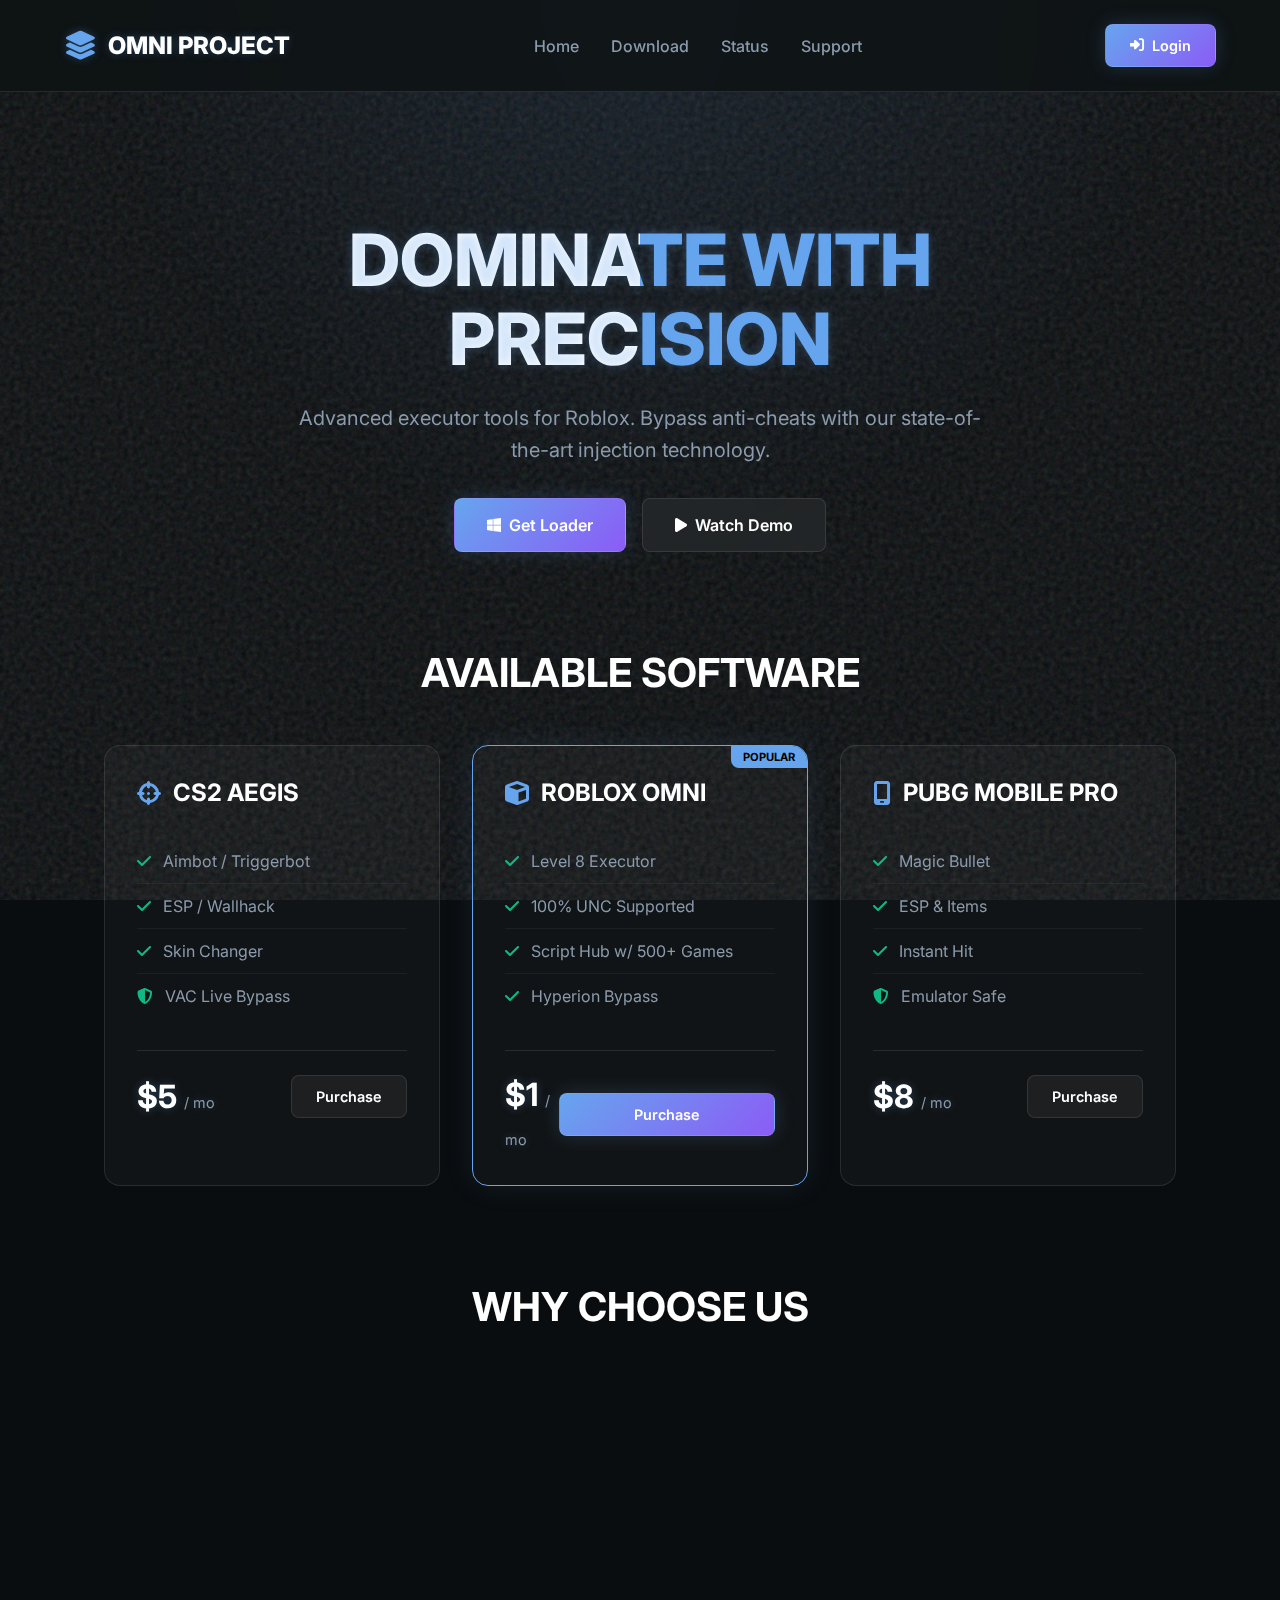
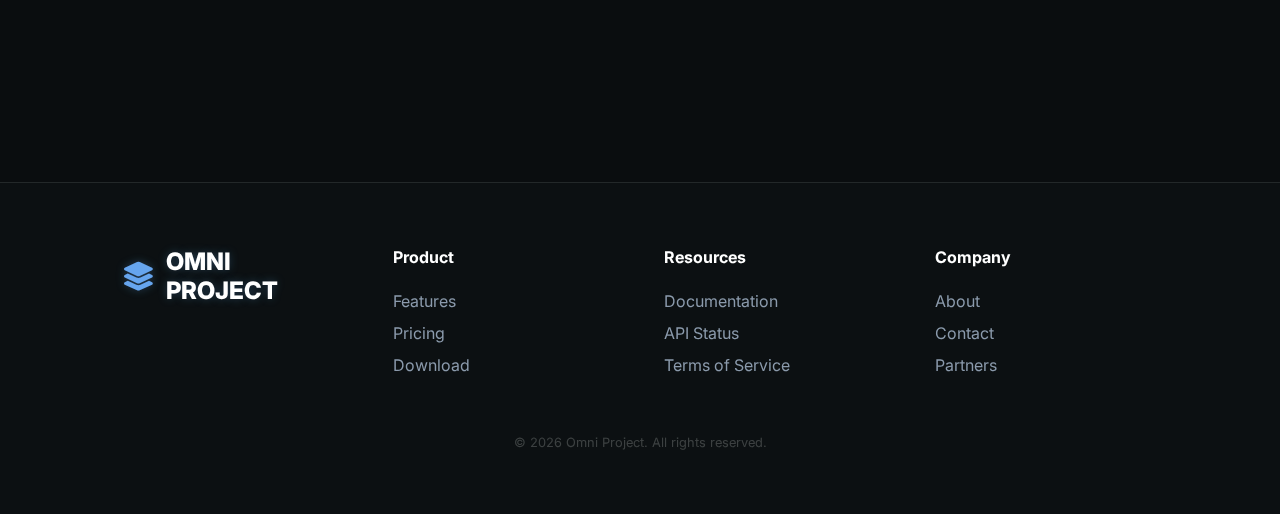
<file: index.html>
<!DOCTYPE html>
<html lang="en">

<head>
    <meta charset="UTF-8">
    <meta name="viewport" content="width=device-width, initial-scale=1.0">
    <title>OMNI PROJECT - Ultimate Roblox Software</title>
    <!-- Fonts -->
    <link rel="preconnect" href="https://fonts.googleapis.com">
    <link rel="preconnect" href="https://fonts.gstatic.com" crossorigin>
    <link href="https://fonts.googleapis.com/css2?family=Inter:wght@300;400;500;600;700;800&display=swap"
        rel="stylesheet">
    <!-- Font Awesome -->
    <link rel="stylesheet" href="https://cdnjs.cloudflare.com/ajax/libs/font-awesome/6.4.0/css/all.min.css">
    <!-- Main Styles -->
    <link rel="stylesheet" href="style.css">
    <!-- Favicon -->
    <link rel="icon" href="favicon.ico" type="image/x-icon">
</head>

<body>
    <!-- Background Effects -->
    <div class="bg-noise"></div>
    <div class="bg-rays"></div>
    <div class="bg-mouse-glow"></div>

    <!-- Header -->
    <header>
        <div class="logo">
            <i class="fa-solid fa-layer-group"></i>
            <span>OMNI PROJECT</span>
        </div>
        <nav>
            <ul>
                <li><a href="/">Home</a></li>
                <li><a href="/download">Download</a></li>
                <li><a href="http://omnihubik.mooo.com/status" target="_blank">Status</a></li>
                <li><a href="https://discord.gg/4NDBJasN" target="_blank">Support</a></li>
            </ul>
        </nav>
        <div class="auth-buttons">
            <!-- Dynamically updated by JS -->
            <a href="/login" class="btn btn-fill" id="headerAuthBtn">
                <i class="fa-solid fa-right-to-bracket"></i> <span>Login</span>
            </a>
            <div class="user-avatar" id="userAvatar" style="display: none;">?</div>
        </div>
    </header>

    <!-- Hero Section -->
    <section class="hero">
        <h1>DOMINATE WITH <br><span style="color: var(--accent);">PRECISION</span></h1>
        <p>Advanced executor tools for Roblox. Bypass anti-cheats with our state-of-the-art injection technology.</p>

        <div style="display: flex; gap: 1rem; justify-content: center; margin-top: 2rem;">
            <a href="/download" class="btn btn-fill" style="padding: 1rem 2rem; font-size: 1rem;">
                <i class="fa-brands fa-windows"></i> Get Loader
            </a>
            <a href="https://www.youtube.com/watch?v=dQw4w9WgXcQ" target="_blank" class="btn btn-blur"
                style="padding: 1rem 2rem; font-size: 1rem;">
                <i class="fa-solid fa-play"></i> Watch Demo
            </a>
        </div>
    </section>

    <!-- Products Grid -->
    <div class="container">
        <h2 class="section-title">AVAILABLE SOFTWARE</h2>
        <div class="grid-3">
            <!-- CS2 Card -->
            <div class="card">
                <h3><i class="fa-solid fa-crosshairs"></i> CS2 AEGIS</h3>
                <ul class="feature-list">
                    <li><i class="fa-solid fa-check"></i> Aimbot / Triggerbot</li>
                    <li><i class="fa-solid fa-check"></i> ESP / Wallhack</li>
                    <li><i class="fa-solid fa-check"></i> Skin Changer</li>
                    <li><i class="fa-solid fa-shield-halved"></i> VAC Live Bypass</li>
                </ul>
                <div class="price-tag">
                    <span class="price-val">$5 <span
                            style="font-size: 0.9rem; color: var(--text-secondary); font-weight: 400;">/
                            mo</span></span>
                    <button class="btn btn-blur">Purchase</button>
                </div>
            </div>

            <!-- Roblox Card -->
            <div class="card" style="border-color: var(--accent); box-shadow: 0 0 30px rgba(102, 165, 238, 0.1);">
                <div
                    style="position: absolute; top: 0; right: 0; background: var(--accent); color: #000; padding: 4px 12px; font-weight: 700; font-size: 0.7rem; border-bottom-left-radius: 8px;">
                    POPULAR</div>
                <h3><i class="fa-solid fa-cube"></i> ROBLOX OMNI</h3>
                <ul class="feature-list">
                    <li><i class="fa-solid fa-check"></i> Level 8 Executor</li>
                    <li><i class="fa-solid fa-check"></i> 100% UNC Supported</li>
                    <li><i class="fa-solid fa-check"></i> Script Hub w/ 500+ Games</li>
                    <li><i class="fa-solid fa-check"></i> Hyperion Bypass</li>
                </ul>
                <div class="price-tag">
                    <span class="price-val">$1 <span
                            style="font-size: 0.9rem; color: var(--text-secondary); font-weight: 400;">/
                            mo</span></span>
                    <button class="btn btn-fill" style="width: 100%;">Purchase</button>
                </div>
            </div>

            <!-- PUBG Mobile Card -->
            <div class="card">
                <h3><i class="fa-solid fa-mobile-screen"></i> PUBG MOBILE PRO</h3>
                <ul class="feature-list">
                    <li><i class="fa-solid fa-check"></i> Magic Bullet</li>
                    <li><i class="fa-solid fa-check"></i> ESP & Items</li>
                    <li><i class="fa-solid fa-check"></i> Instant Hit</li>
                    <li><i class="fa-solid fa-shield-halved"></i> Emulator Safe</li>
                </ul>
                <div class="price-tag">
                    <span class="price-val">$8 <span
                            style="font-size: 0.9rem; color: var(--text-secondary); font-weight: 400;">/
                            mo</span></span>
                    <button class="btn btn-blur">Purchase</button>
                </div>
            </div>
        </div>
    </div>

    <!-- Advantages -->
    <div class="container" style="margin-top: 6rem; text-align: center;">
        <h2 class="section-title">WHY CHOOSE US</h2>
        <div class="grid-3">
            <div class="card" style="align-items: center; text-align: center; padding: 3rem 2rem;">
                <i class="fa-solid fa-fingerprint"
                    style="font-size: 2.5rem; color: var(--accent); margin-bottom: 1.5rem;"></i>
                <h3 style="justify-content: center;">Unique Builds</h3>
                <p style="color: var(--text-secondary);">Every user receives a unique, polymorphic build to prevent
                    signature detection.</p>
            </div>
            <div class="card" style="align-items: center; text-align: center; padding: 3rem 2rem;">
                <i class="fa-solid fa-bolt" style="font-size: 2.5rem; color: var(--accent); margin-bottom: 1.5rem;"></i>
                <h3 style="justify-content: center;">Instant Updates</h3>
                <p style="color: var(--text-secondary);">Updates are delivered automatically via our cloud loader within
                    minutes of game patches.</p>
            </div>
            <div class="card" style="align-items: center; text-align: center; padding: 3rem 2rem;">
                <i class="fa-solid fa-headset"
                    style="font-size: 2.5rem; color: var(--accent); margin-bottom: 1.5rem;"></i>
                <h3 style="justify-content: center;">24/7 Support</h3>
                <p style="color: var(--text-secondary);">Our team is always online to assist with setup, configuration,
                    and troubleshooting.</p>
            </div>
        </div>
    </div>

    <!-- Footer -->
    <footer>
        <div class="container">
            <div class="footer-grid">
                <div>
                    <div class="logo" style="margin-bottom: 1rem;">
                        <i class="fa-solid fa-layer-group"></i>
                        <span>OMNI PROJECT</span>
                    </div>
                </div>
                <div>
                    <h4>Product</h4>
                    <ul class="footer-links">
                        <li><a href="#">Features</a></li>
                        <li><a href="#">Pricing</a></li>
                        <li><a href="/download">Download</a></li>
                    </ul>
                </div>
                <div>
                    <h4>Resources</h4>
                    <ul class="footer-links">
                        <li><a href="#">Documentation</a></li>
                        <li><a href="http://omnihubik.mooo.com/status" target="_blank">API Status</a></li>
                        <li><a href="#">Terms of Service</a></li>
                    </ul>
                </div>
                <div>
                    <h4>Company</h4>
                    <ul class="footer-links">
                        <li><a href="#">About</a></li>
                        <li><a href="https://discord.gg/4NDBJasN" target="_blank">Contact</a></li>
                        <li><a href="#">Partners</a></li>
                    </ul>
                </div>
            </div>
            <div style="margin-top: 3rem; text-align: center; color: rgba(255,255,255,0.2); font-size: 0.8rem;">
                &copy; 2026 Omni Project. All rights reserved.
            </div>
        </div>
    </footer>

    <!-- Profile Modal -->
    <div class="modal" id="profileModal">
        <div class="profile-modal-content">
            <div class="profile-header">
                <button class="close-modal" id="closeProfileModal"
                    style="position: absolute; top: 1rem; right: 1rem; background: none; border: none; color: white; cursor: pointer; font-size: 1.2rem;">&times;</button>
                <div class="profile-avatar-large" id="profAvatar">U</div>
                <div class="profile-info">
                    <h3 id="profUsername">Username</h3>
                    <div class="status-badge" id="profBadge">Active User</div>
                </div>
            </div>
            <div class="dashboard-body">
                <div class="dashboard-grid">
                    <div class="stat-card">
                        <span>Subscription</span>
                        <strong id="profSubDays">Standard</strong>
                    </div>
                    <div class="stat-card">
                        <span>HWID Status</span>
                        <strong id="profHwid" style="color: #4ade80;">Linked</strong>
                    </div>
                    <div class="stat-card">
                        <span>Balance</span>
                        <strong>$0.00</strong>
                    </div>
                    <div class="stat-card">
                        <span>UID</span>
                        <strong id="profUid">#0000</strong>
                    </div>
                </div>

                <div class="action-row">
                    <button class="btn btn-blur" onclick="alert('HWID Reset Request Sent')">
                        <i class="fa-solid fa-microchip"></i> Reset HWID
                    </button>
                    <button class="btn btn-blur" onclick="window.open('https://discord.gg/4NDBJasN', '_blank')">
                        <i class="fa-brands fa-discord"></i> Discord
                    </button>
                    <button class="btn btn-blur" id="btnAdminPanel"
                        style="display: none; border-color: rgba(255, 77, 77, 0.3);">
                        <i class="fa-solid fa-user-shield"></i> Admin
                    </button>
                    <button class="btn btn-fill" onclick="logout()" style="background: #2a2d30; color: #ff4d4d;">
                        <i class="fa-solid fa-right-from-bracket"></i> Logout
                    </button>
                </div>
            </div>
        </div>
    </div>

    <!-- Admin Modal -->
    <div class="modal" id="adminModal">
        <div class="profile-modal-content" style="max-width: 900px;">
            <div class="admin-header">
                <h2><i class="fa-solid fa-shield-halved"></i> Admin Control Panel</h2>
                <button class="close-modal-admin" id="closeAdminModal">&times;</button>
            </div>

            <div class="admin-body">
                <!-- Tabs -->
                <div
                    style="display: flex; gap: 1rem; margin-bottom: 1.5rem; border-bottom: 1px solid var(--border); padding-bottom: 1rem;">
                    <button class="btn btn-fill" id="tabUsersBtn"
                        style="padding: 0.5rem 1rem; font-size: 0.8rem;">Users</button>
                    <button class="btn btn-blur" id="tabIpsBtn" style="padding: 0.5rem 1rem; font-size: 0.8rem;">Blocked
                        IPs</button>
                </div>

                <!-- Stats Row -->
                <div class="admin-stats">
                    <div class="a-stat">
                        <h3>Total Users</h3>
                        <span id="admTotalUsers">0</span>
                    </div>
                    <div class="a-stat">
                        <h3>Banned Users</h3>
                        <span id="admBannedUsers" style="color: #ff4d4d;">0</span>
                    </div>
                    <div class="a-stat">
                        <h3>Blocked IPs</h3>
                        <span id="admBlockedIpsCount" style="color: #ff4d4d;">0</span>
                    </div>
                </div>

                <!-- Users Section -->
                <div id="adminUsersSection">
                    <div class="admin-controls">
                        <button class="btn btn-fill" id="refreshAdminBtn"><i class="fa-solid fa-rotate"></i>
                            Refresh</button>
                        <input type="text" id="adminSearch" placeholder="Search username/IP..." class="admin-search">
                    </div>
                    <div class="admin-table-wrapper">
                        <table class="admin-table">
                            <thead>
                                <tr>
                                    <th>ID</th>
                                    <th>Username</th>
                                    <th>IP Address</th>
                                    <th>Role</th>
                                    <th>Status</th>
                                    <th>Action</th>
                                </tr>
                            </thead>
                            <tbody id="adminUserList"></tbody>
                        </table>
                    </div>
                </div>

                <!-- IPs Section (Hidden by default) -->
                <div id="adminIpsSection" style="display: none;">
                    <div class="admin-controls">
                        <input type="text" id="ipInput" placeholder="Enter IP to ban..." class="admin-search">
                        <button class="btn btn-fill" id="banIpBtn" style="background: #ff4d4d; color: white;">Ban
                            IP</button>
                    </div>
                    <div class="admin-table-wrapper">
                        <table class="admin-table">
                            <thead>
                                <tr>
                                    <th>IP Address</th>
                                    <th>Date Banned</th>
                                    <th>Action</th>
                                </tr>
                            </thead>
                            <tbody id="adminIpList"></tbody>
                        </table>
                    </div>
                </div>
            </div>
        </div>
    </div>

    <!-- Main Logic -->
    <script src="script.js"></script>
</body>
</html>
</file>
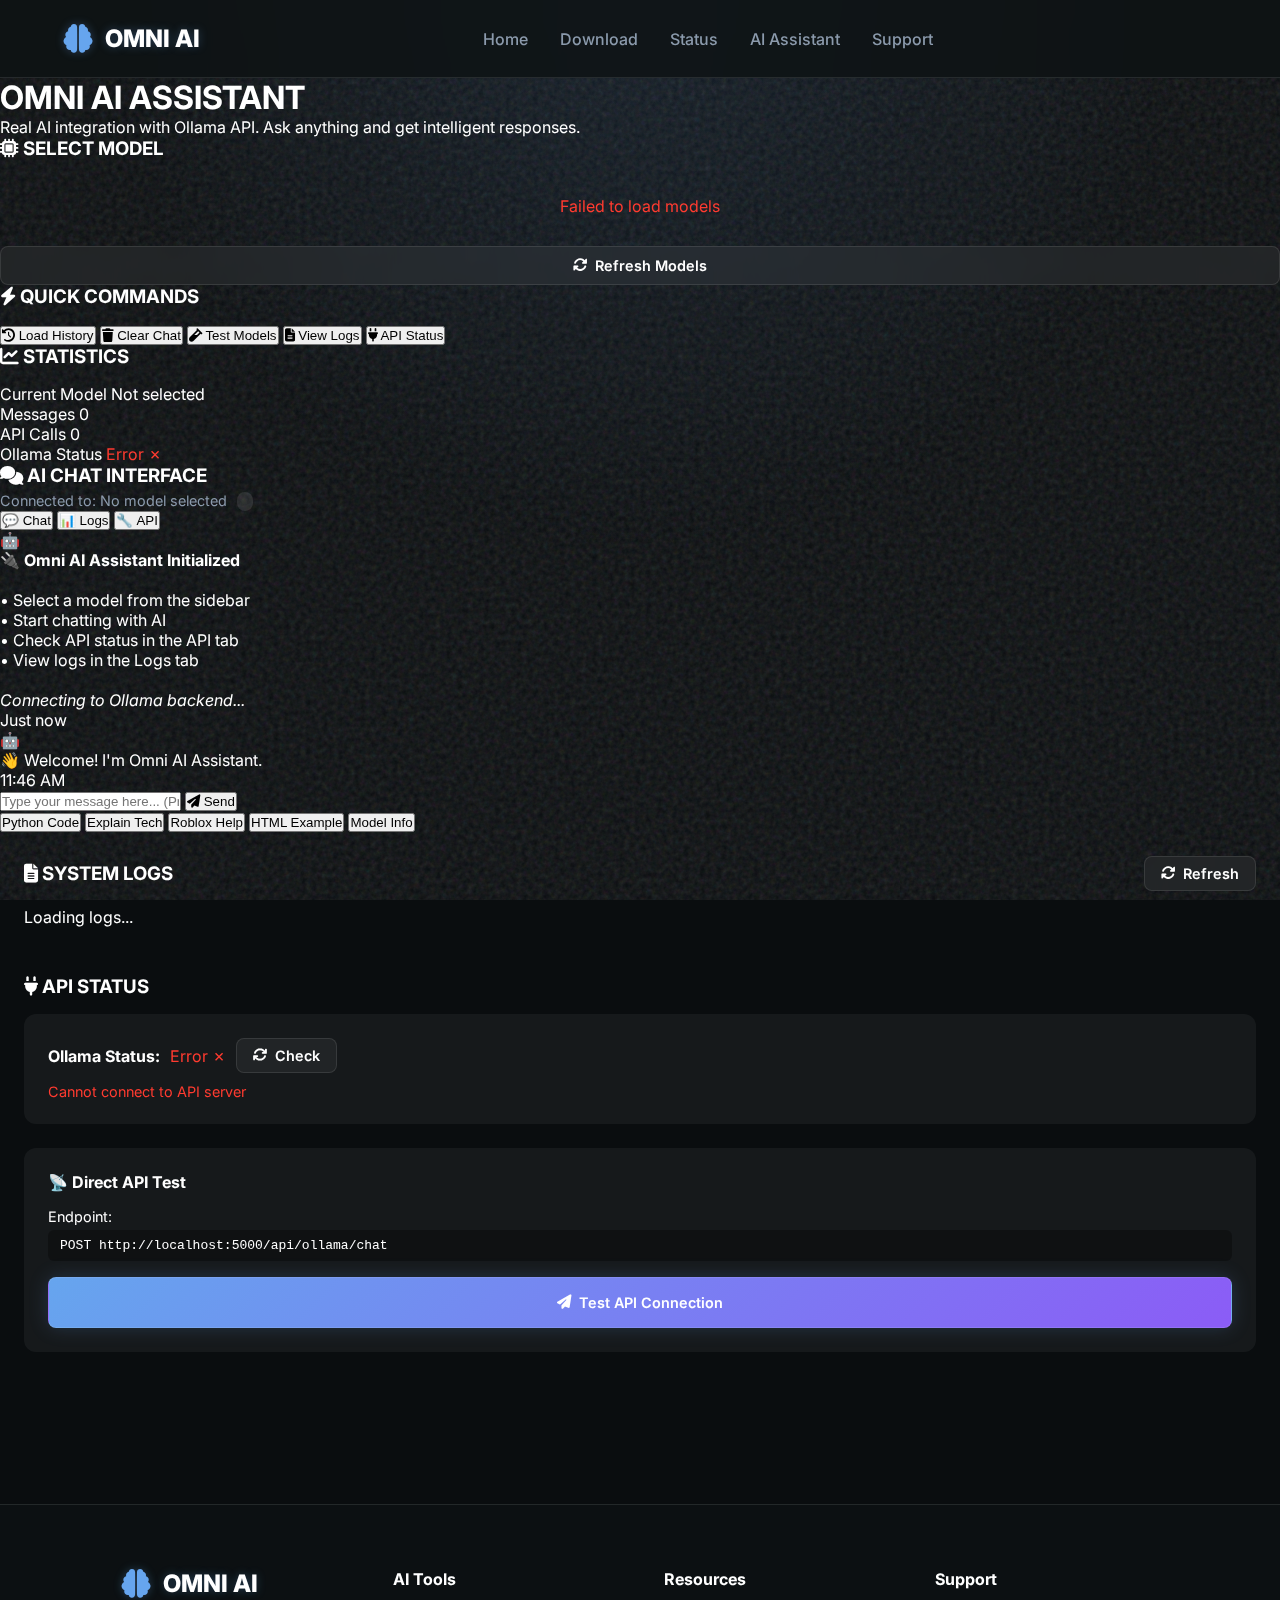
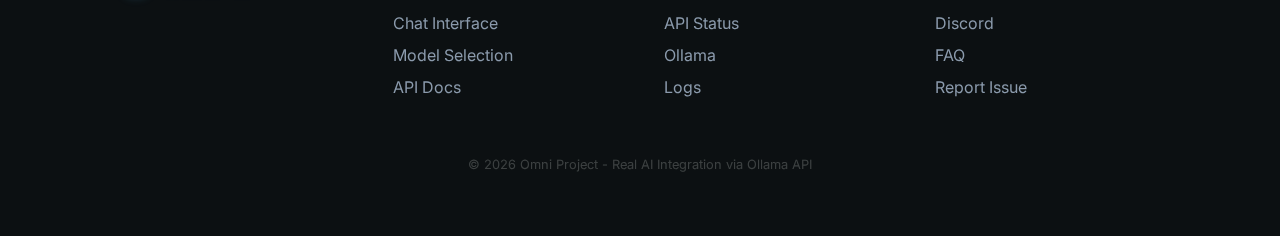
<file: ai/index.html>
<!DOCTYPE html>
<html lang="en">
<head>
    <meta charset="UTF-8">
    <meta name="viewport" content="width=device-width, initial-scale=1.0">
    <title>OMNI AI - Ultimate AI Assistant</title>
    <link rel="preconnect" href="https://fonts.googleapis.com">
    <link rel="preconnect" href="https://fonts.gstatic.com" crossorigin>
    <link href="https://fonts.googleapis.com/css2?family=Inter:wght@300;400;500;600;700;800&display=swap" rel="stylesheet">
    <link rel="stylesheet" href="https://cdnjs.cloudflare.com/ajax/libs/font-awesome/6.4.0/css/all.min.css">
    <link rel="stylesheet" href="/style.css">
    <style>
        /* Стили как в предыдущем коде... */
        /* (оставь все стили из предыдущего ответа) */
    </style>
</head>
<body>
    <!-- Background Effects -->
    <div class="bg-noise"></div>
    <div class="bg-rays"></div>
    <div class="bg-mouse-glow"></div>

    <!-- Header -->
    <header>
        <div class="logo">
            <i class="fa-solid fa-brain"></i>
            <span>OMNI AI</span>
        </div>
        <nav>
            <ul>
                <li><a href="/">Home</a></li>
                <li><a href="/download">Download</a></li>
                <li><a href="/status">Status</a></li>
                <li><a href="/ai" class="active">AI Assistant</a></li>
                <li><a href="https://discord.gg/4NDBJasN" target="_blank">Support</a></li>
            </ul>
        </nav>
        <div class="auth-buttons">
            <div class="user-avatar" id="userAvatar" style="display: none;" onclick="showProfile()">U</div>
            <div id="userInfo" style="display: none; color: var(--text-secondary); font-size: 0.9rem;">
                <span id="currentUser"></span>
            </div>
        </div>
    </header>

    <!-- Main AI Interface -->
    <div class="ai-container">
        <div class="ai-header">
            <h1>OMNI AI ASSISTANT</h1>
            <p>Real AI integration with Ollama API. Ask anything and get intelligent responses.</p>
        </div>

        <div class="ai-main-grid">
            <!-- Sidebar -->
            <div class="ai-sidebar">
                <div class="ai-model-section">
                    <h3 style="margin-bottom: 1rem;"><i class="fa-solid fa-microchip"></i> SELECT MODEL</h3>
                    <div class="ai-model-list" id="modelList">
                        <div class="loading">Loading models...</div>
                    </div>
                    <button class="btn btn-blur" onclick="loadModels()" style="width: 100%; margin-top: 10px; padding: 10px;">
                        <i class="fa-solid fa-rotate"></i> Refresh Models
                    </button>
                </div>

                <div class="ai-commands-section">
                    <h3 style="margin-bottom: 1rem;"><i class="fa-solid fa-bolt"></i> QUICK COMMANDS</h3>
                    <button class="ai-command-btn" onclick="loadChatHistory()">
                        <i class="fa-solid fa-history"></i> Load History
                    </button>
                    <button class="ai-command-btn" onclick="clearChat()">
                        <i class="fa-solid fa-trash"></i> Clear Chat
                    </button>
                    <button class="ai-command-btn" onclick="checkAllModels()">
                        <i class="fa-solid fa-vial"></i> Test Models
                    </button>
                    <button class="ai-command-btn" onclick="showLogsTab()">
                        <i class="fa-solid fa-file-lines"></i> View Logs
                    </button>
                    <button class="ai-command-btn" onclick="showAPITab()">
                        <i class="fa-solid fa-plug"></i> API Status
                    </button>
                </div>

                <div class="ai-stats">
                    <h3 style="margin-bottom: 1rem;"><i class="fa-solid fa-chart-line"></i> STATISTICS</h3>
                    <div class="ai-stat-item">
                        <span>Current Model</span>
                        <span id="currentModelStat">Not selected</span>
                    </div>
                    <div class="ai-stat-item">
                        <span>Messages</span>
                        <span id="messageCount">0</span>
                    </div>
                    <div class="ai-stat-item">
                        <span>API Calls</span>
                        <span id="apiCallCount">0</span>
                    </div>
                    <div class="ai-stat-item">
                        <span>Ollama Status</span>
                        <span id="ollamaStatusText" style="color: #f59e0b;">Checking...</span>
                    </div>
                </div>
            </div>

            <!-- Main Chat -->
            <div class="ai-chat-container">
                <div class="ai-chat-header">
                    <h3><i class="fa-solid fa-comments"></i> AI CHAT INTERFACE</h3>
                    <div style="font-size: 0.9rem; color: var(--text-secondary); margin-top: 5px;">
                        Connected to: <span id="currentModelLabel">No model selected</span>
                        <span id="modelStatusBadge" style="margin-left: 10px; font-size: 0.8rem; padding: 2px 8px; border-radius: 10px; background: rgba(255,255,255,0.1);"></span>
                    </div>
                </div>

                <!-- Tabs -->
                <div class="ai-tab-bar">
                    <button class="ai-tab active" onclick="switchTab('chat')">💬 Chat</button>
                    <button class="ai-tab" onclick="switchTab('logs')">📊 Logs</button>
                    <button class="ai-tab" onclick="switchTab('api')">🔧 API</button>
                </div>

                <!-- Chat Tab -->
                <div class="ai-tab-content active" id="chatTab">
                    <div class="ai-chat-messages" id="chatMessages">
                        <div class="ai-message bot">
                            <div class="ai-avatar">🤖</div>
                            <div class="ai-message-content">
                                <div class="ai-message-text">
                                    🔌 <strong>Omni AI Assistant Initialized</strong><br><br>
                                    • Select a model from the sidebar<br>
                                    • Start chatting with AI<br>
                                    • Check API status in the API tab<br>
                                    • View logs in the Logs tab<br><br>
                                    <em>Connecting to Ollama backend...</em>
                                </div>
                                <div class="ai-message-time">Just now</div>
                            </div>
                        </div>
                    </div>

                    <div class="ai-typing" id="typingIndicator" style="display: none;">
                        <div class="ai-dot"></div>
                        <div class="ai-dot"></div>
                        <div class="ai-dot"></div>
                        <span style="margin-left: 10px; color: var(--text-secondary);">AI is thinking...</span>
                    </div>

                    <div class="ai-input-area">
                        <div class="ai-input-group">
                            <input type="text" class="ai-input" id="messageInput" 
                                   placeholder="Type your message here... (Press Enter to send)"
                                   onkeypress="if(event.key === 'Enter') sendMessage()">
                            <button class="ai-send-btn" onclick="sendMessage()">
                                <i class="fa-solid fa-paper-plane"></i> Send
                            </button>
                        </div>
                        <div class="ai-quick-commands">
                            <button class="ai-quick-btn" onclick="setPrompt('Write a Python calculator script')">Python Code</button>
                            <button class="ai-quick-btn" onclick="setPrompt('Explain quantum computing simply')">Explain Tech</button>
                            <button class="ai-quick-btn" onclick="setPrompt('How to bypass Roblox AC?')">Roblox Help</button>
                            <button class="ai-quick-btn" onclick="setPrompt('Write a HTML login page')">HTML Example</button>
                            <button class="ai-quick-btn" onclick="setPrompt('What models are available?')">Model Info</button>
                        </div>
                    </div>
                </div>

                <!-- Logs Tab -->
                <div class="ai-tab-content" id="logsTab">
                    <div style="padding: 1.5rem;">
                        <div style="display: flex; justify-content: space-between; align-items: center; margin-bottom: 1rem;">
                            <h3><i class="fa-solid fa-file-lines"></i> SYSTEM LOGS</h3>
                            <button class="btn btn-blur" onclick="loadLogs()" style="padding: 8px 16px;">
                                <i class="fa-solid fa-rotate"></i> Refresh
                            </button>
                        </div>
                        <div class="ai-log-container" id="logsContainer">
                            <div class="loading">Loading logs...</div>
                        </div>
                    </div>
                </div>

                <!-- API Tab -->
                <div class="ai-tab-content" id="apiTab">
                    <div style="padding: 1.5rem;">
                        <h3 style="margin-bottom: 1rem;"><i class="fa-solid fa-plug"></i> API STATUS</h3>
                        
                        <div style="background: rgba(255, 255, 255, 0.05); padding: 1.5rem; border-radius: 12px; margin-bottom: 1.5rem;">
                            <div style="display: flex; align-items: center; gap: 10px; margin-bottom: 10px;">
                                <strong>Ollama Status:</strong>
                                <span id="apiStatusText" style="color: #f59e0b;">Checking...</span>
                                <button class="btn btn-blur" onclick="checkAPIStatus()" style="padding: 8px 16px; font-size: 0.9rem;">
                                    <i class="fa-solid fa-sync"></i> Check
                                </button>
                            </div>
                            <div id="apiDetails" style="color: var(--text-secondary); font-size: 0.9rem;">
                                <!-- Детали загрузятся динамически -->
                            </div>
                        </div>

                        <div style="background: rgba(255, 255, 255, 0.05); padding: 1.5rem; border-radius: 12px;">
                            <h4 style="margin-bottom: 1rem;">📡 Direct API Test</h4>
                            <div style="margin-bottom: 1rem;">
                                <div style="font-size: 0.9rem; margin-bottom: 5px;">Endpoint:</div>
                                <code style="background: rgba(0,0,0,0.3); padding: 8px 12px; border-radius: 6px; display: block; margin-bottom: 10px;">
                                    POST http://localhost:5000/api/ollama/chat
                                </code>
                            </div>
                            <button class="btn btn-fill" onclick="testDirectAPI()" style="width: 100%; padding: 1rem;">
                                <i class="fa-solid fa-paper-plane"></i> Test API Connection
                            </button>
                        </div>
                    </div>
                </div>
            </div>
        </div>
    </div>

    <!-- Footer -->
    <footer>
        <div class="container">
            <div class="footer-grid">
                <div>
                    <div class="logo" style="margin-bottom: 1rem;">
                        <i class="fa-solid fa-brain"></i>
                        <span>OMNI AI</span>
                    </div>
                </div>
                <div>
                    <h4>AI Tools</h4>
                    <ul class="footer-links">
                        <li><a href="/ai">Chat Interface</a></li>
                        <li><a href="#">Model Selection</a></li>
                        <li><a href="#">API Docs</a></li>
                    </ul>
                </div>
                <div>
                    <h4>Resources</h4>
                    <ul class="footer-links">
                        <li><a href="http://localhost:5000/api/ollama/status" target="_blank">API Status</a></li>
                        <li><a href="http://localhost:11434" target="_blank">Ollama</a></li>
                        <li><a href="#">Logs</a></li>
                    </ul>
                </div>
                <div>
                    <h4>Support</h4>
                    <ul class="footer-links">
                        <li><a href="https://discord.gg/4NDBJasN" target="_blank">Discord</a></li>
                        <li><a href="#">FAQ</a></li>
                        <li><a href="#">Report Issue</a></li>
                    </ul>
                </div>
            </div>
            <div style="margin-top: 3rem; text-align: center; color: rgba(255,255,255,0.2); font-size: 0.8rem;">
                &copy; 2026 Omni Project - Real AI Integration via Ollama API
            </div>
        </div>
    </footer>

    <script>
        // Конфигурация
        const CONFIG = {
            API_BASE: 'http://localhost:5000',
            ENDPOINTS: {
                STATUS: '/api/ollama/status',
                TAGS: '/api/ollama/tags',
                CHAT: '/api/ollama/chat',
                HISTORY: '/api/chat/history',
                LOGS: '/api/logs/recent',
                USER_CREATE: '/api/user/create',
                CHECK_MODELS: '/api/models/check'
            }
        };

        // Состояние приложения
        let currentUser = {
            id: null,
            name: 'Guest',
            created: false
        };
        
        let currentModel = null;
        let messageCount = 0;
        let apiCalls = 0;
        let models = [];

        // Инициализация
        document.addEventListener('DOMContentLoaded', async () => {
            await initializeApp();
            checkAPIStatus();
            loadModels();
        });

        async function initializeApp() {
            // Создаем или получаем пользователя
            try {
                const response = await fetch(`${CONFIG.API_BASE}${CONFIG.ENDPOINTS.USER_CREATE}`, {
                    method: 'POST',
                    headers: { 'Content-Type': 'application/json' },
                    body: JSON.stringify({
                        username: `User${Math.floor(Math.random() * 1000)}`
                    })
                });
                
                if (response.ok) {
                    const data = await response.json();
                    currentUser = {
                        id: data.user_id,
                        name: data.username,
                        created: true
                    };
                    
                    // Обновляем UI
                    document.getElementById('userAvatar').style.display = 'flex';
                    document.getElementById('userAvatar').textContent = currentUser.name.charAt(0).toUpperCase();
                    document.getElementById('currentUser').textContent = currentUser.name;
                    document.getElementById('userInfo').style.display = 'block';
                    
                    addMessage(`👋 Welcome, ${currentUser.name}! I'm Omni AI Assistant.`, 'bot');
                }
            } catch (error) {
                console.error('Failed to create user:', error);
                // Используем анонимного пользователя
                currentUser.id = 'anonymous_' + Math.random().toString(36).substr(2, 9);
                addMessage(`👋 Welcome! I'm Omni AI Assistant.`, 'bot');
            }
        }

        async function checkAPIStatus() {
            const statusText = document.getElementById('apiStatusText');
            const ollamaStatusText = document.getElementById('ollamaStatusText');
            
            statusText.textContent = 'Checking...';
            statusText.style.color = '#f59e0b';
            ollamaStatusText.textContent = 'Checking...';
            ollamaStatusText.style.color = '#f59e0b';
            
            try {
                const response = await fetch(`${CONFIG.API_BASE}${CONFIG.ENDPOINTS.STATUS}`);
                const data = await response.json();
                
                if (data.status === 'online') {
                    statusText.textContent = 'Online ✓';
                    statusText.style.color = '#4cd964';
                    ollamaStatusText.textContent = 'Online ✓';
                    ollamaStatusText.style.color = '#4cd964';
                    
                    // Показываем детали
                    document.getElementById('apiDetails').innerHTML = `
                        <div>Response time: ${data.response_time}s</div>
                        <div>Models found: ${data.models_count}</div>
                        <div>Version: ${data.ollama_version || 'unknown'}</div>
                    `;
                    
                    addLog(`[INFO] Ollama API: Online (${data.models_count} models)`);
                } else {
                    statusText.textContent = 'Offline ✗';
                    statusText.style.color = '#ff3b30';
                    ollamaStatusText.textContent = 'Offline ✗';
                    ollamaStatusText.style.color = '#ff3b30';
                    
                    document.getElementById('apiDetails').innerHTML = `
                        <div style="color: #ff3b30;">Error: ${data.error}</div>
                    `;
                    
                    addLog(`[ERROR] Ollama API: ${data.error}`);
                }
            } catch (error) {
                statusText.textContent = 'Error ✗';
                statusText.style.color = '#ff3b30';
                ollamaStatusText.textContent = 'Error ✗';
                ollamaStatusText.style.color = '#ff3b30';
                
                document.getElementById('apiDetails').innerHTML = `
                    <div style="color: #ff3b30;">Cannot connect to API server</div>
                `;
                
                addLog(`[ERROR] API connection failed: ${error.message}`);
            }
        }

        async function loadModels() {
            const modelList = document.getElementById('modelList');
            modelList.innerHTML = '<div class="loading">Loading models...</div>';
            
            try {
                const response = await fetch(`${CONFIG.API_BASE}${CONFIG.ENDPOINTS.TAGS}`);
                const data = await response.json();
                
                if (data.success && data.models.length > 0) {
                    models = data.models;
                    
                    let html = '';
                    models.forEach((model, index) => {
                        const modelName = model.name;
                        const isActive = currentModel === modelName;
                        
                        html += `
                            <div class="ai-model-item ${isActive ? 'active' : ''}" 
                                 onclick="selectModel('${modelName}')"
                                 title="${modelName} (${(model.size / 1024 / 1024 / 1024).toFixed(2)} GB)">
                                <span class="ai-model-name">${modelName.split(':')[0]}</span>
                                <span class="ai-model-status status-online">✓</span>
                            </div>
                        `;
                    });
                    
                    modelList.innerHTML = html;
                    
                    // Выбираем первую модель по умолчанию
                    if (models.length > 0 && !currentModel) {
                        selectModel(models[0].name);
                    }
                    
                    addLog(`[INFO] Loaded ${models.length} models`);
                } else {
                    modelList.innerHTML = '<div style="color: #ff3b30; padding: 20px; text-align: center;">No models found</div>';
                    addLog(`[WARN] No models available`);
                }
            } catch (error) {
                modelList.innerHTML = '<div style="color: #ff3b30; padding: 20px; text-align: center;">Failed to load models</div>';
                addLog(`[ERROR] Failed to load models: ${error.message}`);
            }
        }

        function selectModel(modelName) {
            currentModel = modelName;
            
            // Обновляем UI
            document.querySelectorAll('.ai-model-item').forEach(item => {
                item.classList.remove('active');
            });
            
            const selectedItem = document.querySelector(`.ai-model-item[onclick*="${modelName}"]`);
            if (selectedItem) {
                selectedItem.classList.add('active');
            }
            
            document.getElementById('currentModelLabel').textContent = modelName;
            document.getElementById('currentModelStat').textContent = modelName;
            
            // Обновляем бейдж статуса
            const badge = document.getElementById('modelStatusBadge');
            badge.textContent = 'Selected';
            badge.style.background = 'rgba(76, 217, 100, 0.2)';
            badge.style.color = '#4cd964';
            
            addLog(`[INFO] Selected model: ${modelName}`);
            addMessage(`✅ Switched to model: **${modelName}**`, 'bot');
        }

        async function sendMessage() {
            const input = document.getElementById('messageInput');
            const message = input.value.trim();
            
            if (!message) return;
            
            if (!currentModel) {
                addMessage('❌ Please select a model first!', 'bot');
                return;
            }
            
            // Добавляем сообщение пользователя
            addMessage(message, 'user');
            input.value = '';
            
            // Показываем индикатор
            document.getElementById('typingIndicator').style.display = 'flex';
            
            try {
                // Отправляем запрос через наш прокси
                const startTime = Date.now();
                
                const response = await fetch(`${CONFIG.API_BASE}${CONFIG.ENDPOINTS.CHAT}`, {
                    method: 'POST',
                    headers: {
                        'Content-Type': 'application/json',
                        'X-User-Id': currentUser.id,
                        'X-Username': currentUser.name
                    },
                    body: JSON.stringify({
                        model: currentModel,
                        messages: [
                            { 
                                role: 'system', 
                                content: 'You are a helpful AI assistant. Answer in clear, concise language.' 
                            },
                            { role: 'user', content: message }
                        ],
                        stream: false,
                        options: {
                            temperature: 0.7,
                            num_predict: 1000
                        }
                    })
                });
                
                const responseTime = Date.now() - startTime;
                
                if (response.ok) {
                    const data = await response.json();
                    
                    if (data.success) {
                        addMessage(data.response, 'bot');
                        
                        // Обновляем статистику
                        messageCount++;
                        apiCalls++;
                        updateStats();
                        updateResponseTime(responseTime);
                        
                        addLog(`[SUCCESS] AI response (${responseTime}ms): ${message.substring(0, 50)}...`);
                    } else {
                        throw new Error(data.error || 'Unknown error');
                    }
                } else {
                    const errorData = await response.json();
                    throw new Error(errorData.error || `HTTP ${response.status}`);
                }
                
            } catch (error) {
                console.error('Chat error:', error);
                addMessage(`❌ Error: ${error.message}`, 'bot');
                addLog(`[ERROR] Chat failed: ${error.message}`);
            } finally {
                document.getElementById('typingIndicator').style.display = 'none';
            }
        }

        async function loadChatHistory() {
            try {
                const response = await fetch(
                    `${CONFIG.API_BASE}${CONFIG.ENDPOINTS.HISTORY}?user_id=${currentUser.id}&limit=10`
                );
                
                const data = await response.json();
                
                if (data.success && data.recent_dialogs.length > 0) {
                    // Показываем историю
                    data.recent_dialogs.forEach(dialog => {
                        dialog.forEach(msg => {
                            if (msg.role === 'user') {
                                addMessage(msg.content, 'user');
                            } else if (msg.role === 'assistant') {
                                addMessage(msg.content, 'bot');
                            }
                        });
                    });
                    
                    addLog(`[INFO] Loaded ${data.recent_dialogs.length} dialogs from history`);
                } else {
                    addMessage('No chat history found.', 'bot');
                }
            } catch (error) {
                addMessage('Failed to load chat history.', 'bot');
                addLog(`[ERROR] Failed to load history: ${error.message}`);
            }
        }

        async function loadLogs() {
            const container = document.getElementById('logsContainer');
            container.innerHTML = '<div class="loading">Loading logs...</div>';
            
            try {
                const response = await fetch(`${CONFIG.API_BASE}${CONFIG.ENDPOINTS.LOGS}?limit=20`);
                const data = await response.json();
                
                if (data.success) {
                    let html = '';
                    data.logs.forEach(log => {
                        const time = new Date(log.timestamp).toLocaleTimeString();
                        let cssClass = 'log-info';
                        if (log.error) cssClass = 'log-error';
                        if (log.response && !log.error) cssClass = 'log-success';
                        
                        html += `
                            <div class="ai-log-entry ${cssClass}">
                                [${time}] ${log.platform.toUpperCase()} | 
                                ${log.username}: ${log.message?.substring(0, 50) || 'No message'}...
                                ${log.error ? `<br><small style="color: #ff3b30;">Error: ${log.error}</small>` : ''}
                            </div>
                        `;
                    });
                    
                    container.innerHTML = html;
                }
            } catch (error) {
                container.innerHTML = `<div style="color: #ff3b30; padding: 20px; text-align: center;">Failed to load logs: ${error.message}</div>`;
            }
        }

        async function checkAllModels() {
            if (models.length === 0) {
                addMessage('No models loaded. Please load models first.', 'bot');
                return;
            }
            
            addMessage('🔍 Testing all available models...', 'bot');
            
            try {
                const response = await fetch(`${CONFIG.API_BASE}${CONFIG.ENDPOINTS.CHECK_MODELS}`, {
                    method: 'POST',
                    headers: { 'Content-Type': 'application/json' },
                    body: JSON.stringify({
                        models: models.map(m => m.name)
                    })
                });
                
                const data = await response.json();
                
                if (data.success) {
                    data.results.forEach(result => {
                        const status = result.status === 'online' ? '✅ Online' : '❌ Offline';
                        addMessage(`${result.model}: ${status}`, 'bot');
                    });
                    
                    addLog(`[INFO] Model check completed: ${data.results.filter(r => r.status === 'online').length}/${data.results.length} online`);
                }
            } catch (error) {
                addMessage(`❌ Failed to test models: ${error.message}`, 'bot');
            }
        }

        async function testDirectAPI() {
            addMessage('🔧 Testing direct API connection...', 'bot');
            
            try {
                const testResponse = await fetch(`${CONFIG.API_BASE}${CONFIG.ENDPOINTS.CHAT}`, {
                    method: 'POST',
                    headers: { 'Content-Type': 'application/json' },
                    body: JSON.stringify({
                        model: currentModel || 'llama2',
                        messages: [{ role: 'user', content: 'Hello, are you working?' }],
                        stream: false
                    })
                });
                
                if (testResponse.ok) {
                    addMessage('✅ API test successful! Connection is working.', 'bot');
                    addLog('[SUCCESS] API test passed');
                } else {
                    throw new Error(`HTTP ${testResponse.status}`);
                }
            } catch (error) {
                addMessage(`❌ API test failed: ${error.message}`, 'bot');
                addLog(`[ERROR] API test failed: ${error.message}`);
            }
        }

        function addMessage(text, sender) {
            const container = document.getElementById('chatMessages');
            const messageDiv = document.createElement('div');
            messageDiv.className = `ai-message ${sender}`;
            
            const now = new Date();
            const time = now.toLocaleTimeString([], {hour: '2-digit', minute:'2-digit'});
            
            // Форматирование текста
            let formattedText = text;
            formattedText = formattedText.replace(/\*\*(.*?)\*\*/g, '<strong>$1</strong>');
            formattedText = formattedText.replace(/\`\`\`(\w+)?\n([\s\S]*?)\`\`\`/g, '<pre><code>$2</code></pre>');
            formattedText = formattedText.replace(/\`(.*?)\`/g, '<code>$1</code>');
            formattedText = formattedText.replace(/\n/g, '<br>');
            
            messageDiv.innerHTML = `
                <div class="ai-avatar">${sender === 'user' ? '👤' : '🤖'}</div>
                <div class="ai-message-content">
                    <div class="ai-message-text">${formattedText}</div>
                    <div class="ai-message-time">${time}</div>
                </div>
            `;
            
            container.appendChild(messageDiv);
            container.scrollTop = container.scrollHeight;
        }

        function addLog(message) {
            const time = new Date().toLocaleTimeString();
            console.log(`[${time}] ${message}`);
        }

        function updateStats() {
            document.getElementById('messageCount').textContent = messageCount;
            document.getElementById('apiCallCount').textContent = apiCalls;
        }

        function updateResponseTime(time) {
            document.getElementById('responseTimeStat').textContent = `${time}ms`;
        }

        function setPrompt(text) {
            document.getElementById('messageInput').value = text;
            document.getElementById('messageInput').focus();
        }

        function clearChat() {
            if (confirm('Clear chat history?')) {
                document.getElementById('chatMessages').innerHTML = `
                    <div class="ai-message bot">
                        <div class="ai-avatar">🤖</div>
                        <div class="ai-message-content">
                            <div class="ai-message-text">
                                Chat history cleared. Ready for new questions!
                            </div>
                            <div class="ai-message-time">Just now</div>
                        </div>
                    </div>
                `;
                messageCount = 0;
                updateStats();
                addLog('[INFO] Chat history cleared');
            }
        }

        function switchTab(tabName) {
            document.querySelectorAll('.ai-tab').forEach(tab => tab.classList.remove('active'));
            document.querySelectorAll('.ai-tab-content').forEach(content => content.classList.remove('active'));
            
            if (tabName === 'chat') {
                document.querySelector('.ai-tab').classList.add('active');
                document.getElementById('chatTab').classList.add('active');
            } else if (tabName === 'logs') {
                document.querySelectorAll('.ai-tab')[1].classList.add('active');
                document.getElementById('logsTab').classList.add('active');
                loadLogs();
            } else if (tabName === 'api') {
                document.querySelectorAll('.ai-tab')[2].classList.add('active');
                document.getElementById('apiTab').classList.add('active');
            }
        }

        function showLogsTab() {
            switchTab('logs');
        }

        function showAPITab() {
            switchTab('api');
        }
    </script>
</body>
</html>
</file>
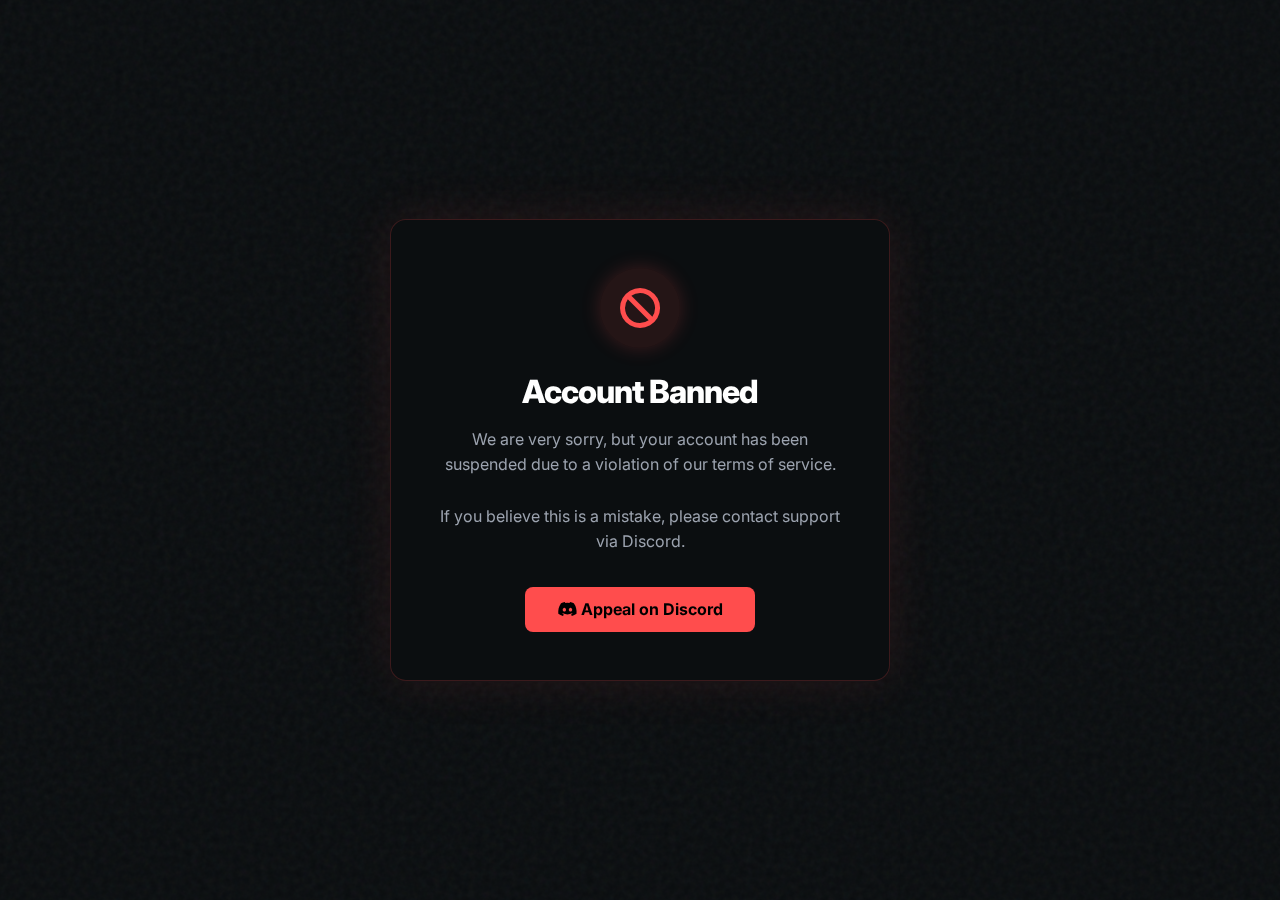
<file: banned/index.html>
<!DOCTYPE html>
<html lang="en">

<head>
    <meta charset="UTF-8">
    <meta name="viewport" content="width=device-width, initial-scale=1.0">
    <title>Access Denied - OMNI PROJECT</title>
    <link href="https://fonts.googleapis.com/css2?family=Inter:wght@300;400;600;800&display=swap" rel="stylesheet">
    <link rel="stylesheet" href="https://cdnjs.cloudflare.com/ajax/libs/font-awesome/6.4.0/css/all.min.css">
    <style>
        :root {
            --bg-main: #0a0d0f;
            --accent: #ff4d4d;
            /* Red for ban */
            --text-primary: #FFFFFF;
            --text-secondary: #9ca3af;
        }

        * {
            margin: 0;
            padding: 0;
            box-sizing: border-box;
            font-family: 'Inter', sans-serif;
        }

        body {
            background-color: var(--bg-main);
            color: var(--text-primary);
            height: 100vh;
            display: flex;
            align-items: center;
            justify-content: center;
            overflow: hidden;
            position: relative;
        }

        .bg-noise {
            position: fixed;
            top: 0;
            left: 0;
            width: 100%;
            height: 100%;
            background-image: url("data:image/svg+xml,%3Csvg viewBox='0 0 200 200' xmlns='http://www.w3.org/2000/svg'%3E%3Cfilter id='noiseFilter'%3E%3CfeTurbulence type='fractalNoise' baseFrequency='0.65' numOctaves='3' stitchTiles='stitch'/%3E%3C/filter%3E%3Crect width='100%25' height='100%25' filter='url(%23noiseFilter)'/%3E%3C/svg%3E");
            opacity: 0.05;
            z-index: -1;
        }

        .ban-card {
            background: rgba(10, 13, 15, 0.6);
            backdrop-filter: blur(20px);
            border: 1px solid rgba(255, 77, 77, 0.2);
            padding: 3rem;
            border-radius: 16px;
            text-align: center;
            max-width: 500px;
            width: 90%;
            box-shadow: 0 0 50px rgba(255, 77, 77, 0.1);
            animation: fadeIn 0.8s ease-out;
        }

        .icon-circle {
            width: 80px;
            height: 80px;
            background: rgba(255, 77, 77, 0.1);
            border-radius: 50%;
            display: flex;
            align-items: center;
            justify-content: center;
            margin: 0 auto 1.5rem;
            font-size: 2.5rem;
            color: var(--accent);
            box-shadow: 0 0 20px rgba(255, 77, 77, 0.2);
        }

        h1 {
            font-size: 2rem;
            font-weight: 800;
            margin-bottom: 1rem;
            letter-spacing: -1px;
        }

        p {
            color: var(--text-secondary);
            line-height: 1.6;
            margin-bottom: 2rem;
        }

        .btn {
            display: inline-block;
            background: var(--accent);
            color: black;
            padding: 0.8rem 2rem;
            border-radius: 8px;
            text-decoration: none;
            font-weight: 700;
            transition: 0.2s;
        }

        .btn:hover {
            opacity: 0.9;
            transform: translateY(-2px);
        }

        @keyframes fadeIn {
            from {
                opacity: 0;
                transform: translateY(20px);
            }

            to {
                opacity: 1;
                transform: translateY(0);
            }
        }
    </style>
</head>

<body>
    <div class="bg-noise"></div>

    <div class="ban-card">
        <div class="icon-circle">
            <i class="fa-solid fa-ban"></i>
        </div>
        <h1>Account Banned</h1>
        <p>
            We are very sorry, but your account has been suspended due to a violation of our terms of service.
            <br><br>
            If you believe this is a mistake, please contact support via Discord.
        </p>
        <a href="https://discord.gg/4NDBJasN" class="btn">
            <i class="fa-brands fa-discord"></i> Appeal on Discord
        </a>
    </div>

    <!-- Prevent simple removal via devtools -->
    <script>
        document.addEventListener('contextmenu', e => e.preventDefault());
        document.onkeydown = function (e) {
            if (e.keyCode == 123 || (e.ctrlKey && e.shiftKey && [73, 74, 67].includes(e.keyCode))) return false;
        }
    </script>
</body>

</html>
</file>
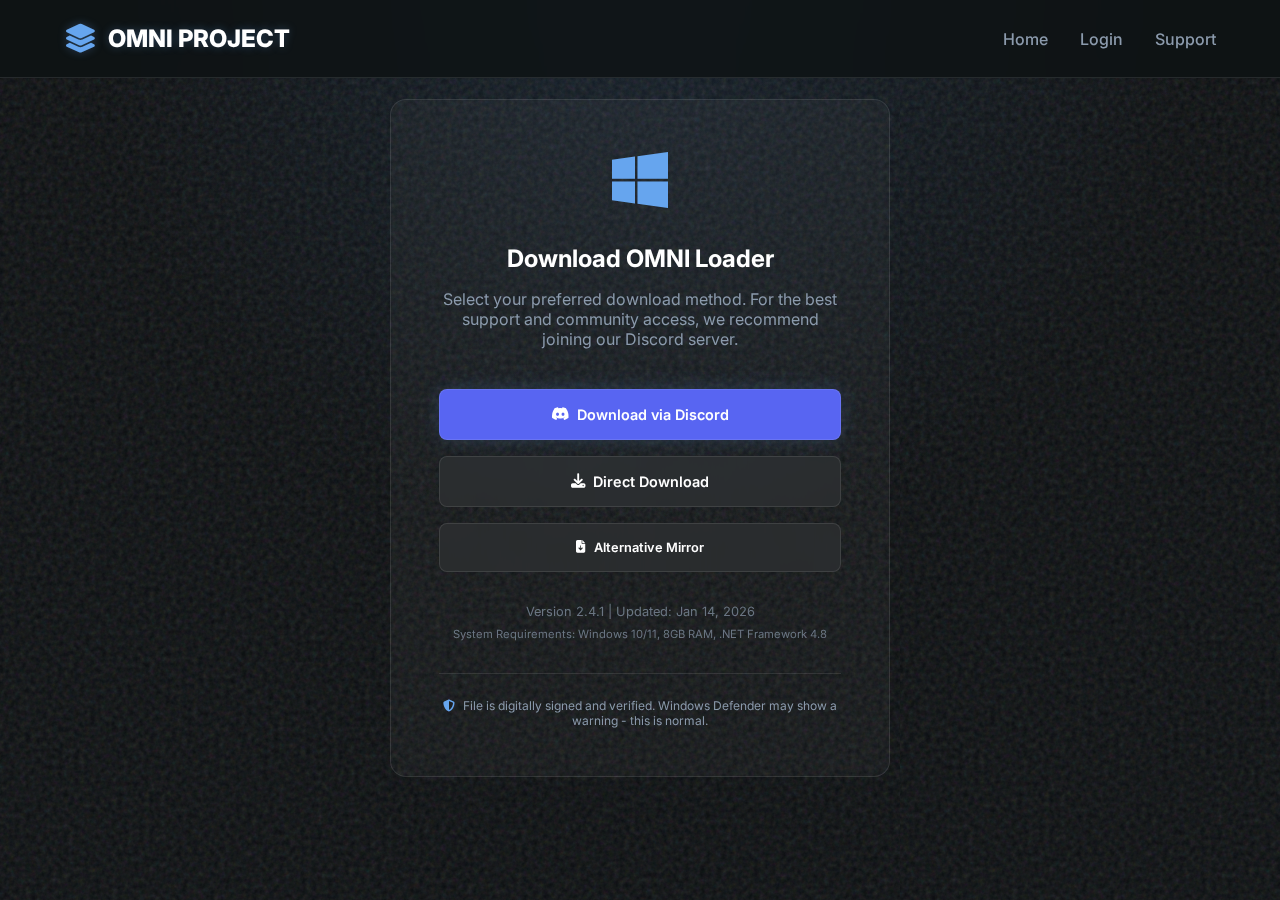
<file: download/index.html>
<!DOCTYPE html>
<html lang="en">

<head>
    <meta charset="UTF-8">
    <meta name="viewport" content="width=device-width, initial-scale=1.0">
    <title>Download - OMNI PROJECT</title>
    <!-- Fonts -->
    <link rel="preconnect" href="https://fonts.googleapis.com">
    <link rel="preconnect" href="https://fonts.gstatic.com" crossorigin>
    <link href="https://fonts.googleapis.com/css2?family=Inter:wght@300;400;500;600;700;800&display=swap"
        rel="stylesheet">
    <!-- Font Awesome -->
    <link rel="stylesheet" href="https://cdnjs.cloudflare.com/ajax/libs/font-awesome/6.4.0/css/all.min.css">
    <!-- Main Styles -->
    <link rel="stylesheet" href="../style.css">
    <style>
        /* Download page specific styles */
        .download-container {
            min-height: 80vh;
            display: flex;
            align-items: center;
            justify-content: center;
        }
        
        .download-card {
            max-width: 500px;
            width: 100%;
            text-align: center;
            padding: 3rem;
            animation: float 6s ease-in-out infinite;
        }
        
        .download-icon {
            font-size: 4rem;
            color: var(--accent);
            margin-bottom: 2rem;
            animation: pulse 2s infinite alternate;
        }
        
        .download-options {
            display: flex;
            flex-direction: column;
            gap: 1rem;
            margin: 2rem 0;
        }
        
        .version-info {
            margin-top: 2rem;
            font-size: 0.8rem;
            color: var(--text-secondary);
            opacity: 0.7;
        }
        
        /* Animation for download buttons */
        @keyframes downloadPulse {
            0%, 100% { transform: scale(1); }
            50% { transform: scale(1.05); }
        }
        
        .btn-download:hover {
            animation: downloadPulse 0.5s ease;
        }
        
        /* Responsive */
        @media (max-width: 768px) {
            .download-card {
                padding: 2rem;
                margin: 1rem;
            }
            
            .download-icon {
                font-size: 3rem;
            }
        }
    </style>
</head>

<body class="no-fouc download-page">
    <!-- Background Effects -->
    <div class="bg-noise"></div>
    <div class="bg-rays"></div>
    <div class="bg-mouse-glow"></div>

    <!-- Header -->
    <header>
        <div class="logo">
            <i class="fa-solid fa-layer-group"></i>
            <span>OMNI PROJECT</span>
        </div>
        <nav>
            <ul>
                <li><a href="/">Home</a></li>
                <li><a href="/login">Login</a></li>
                <li><a href="https://discord.gg/4NDBJasN" target="_blank">Support</a></li>
            </ul>
        </nav>
    </header>

    <!-- Download Content -->
    <div class="container download-container">
        <div class="card download-card fade-up">
            <i class="fa-brands fa-windows download-icon"></i>
            <h2 style="margin-bottom: 1rem;">Download OMNI Loader</h2>
            <p style="color: var(--text-secondary); margin-bottom: 2.5rem;">
                Select your preferred download method. For the best support and community access, we recommend joining
                our Discord server.
            </p>

            <div class="download-options">
                <a href="https://discord.gg/4NDBJasN" target="_blank" class="btn btn-fill btn-download"
                    style="background: #5865F2; color: white; justify-content: center; padding: 1rem;">
                    <i class="fa-brands fa-discord"></i> Download via Discord
                </a>
                <a href="https://example.com/download/omni-loader.exe" target="_blank" class="btn btn-blur btn-download"
                    style="justify-content: center; padding: 1rem;">
                    <i class="fa-solid fa-download"></i> Direct Download
                </a>
                <a href="#" class="btn btn-blur" style="justify-content: center; padding: 1rem; font-size: 0.8rem;">
                    <i class="fa-solid fa-file-arrow-down"></i> Alternative Mirror
                </a>
            </div>

            <div class="version-info">
                <p>Version 2.4.1 | Updated: Jan 14, 2026</p>
                <p style="margin-top: 0.5rem; font-size: 0.7rem;">
                    System Requirements: Windows 10/11, 8GB RAM, .NET Framework 4.8
                </p>
            </div>
            
            <div style="margin-top: 2rem; padding-top: 1.5rem; border-top: 1px solid var(--border);">
                <p style="color: var(--text-secondary); font-size: 0.75rem;">
                    <i class="fa-solid fa-shield-halved" style="color: var(--accent); margin-right: 5px;"></i>
                    File is digitally signed and verified. Windows Defender may show a warning - this is normal.
                </p>
            </div>
        </div>
    </div>

    <!-- Script -->
    <script src="../script.js"></script>
    
    <!-- Download page specific script -->
    <script>
        document.addEventListener('DOMContentLoaded', function() {
            document.body.classList.remove('no-fouc');
            document.body.classList.add('loaded');
            
            // Add animation to card
            const card = document.querySelector('.download-card');
            if (card) {
                card.classList.add('fade-up');
                card.style.animationDelay = '0.3s';
            }
            
            // Mouse glow effect
            document.addEventListener('mousemove', (e) => {
                const x = (e.clientX / window.innerWidth) * 100;
                const y = (e.clientY / window.innerHeight) * 100;
                document.body.style.setProperty('--mx', `${x}%`);
                document.body.style.setProperty('--my', `${y}%`);
            });
            
            // Button click effects
            document.querySelectorAll('.btn-download').forEach(btn => {
                btn.addEventListener('click', function() {
                    this.style.transform = 'scale(0.95)';
                    setTimeout(() => {
                        this.style.transform = '';
                    }, 200);
                });
            });
            
            console.log("📥 Download page ready");
        });
    </script>
</body>
</html>
</file>
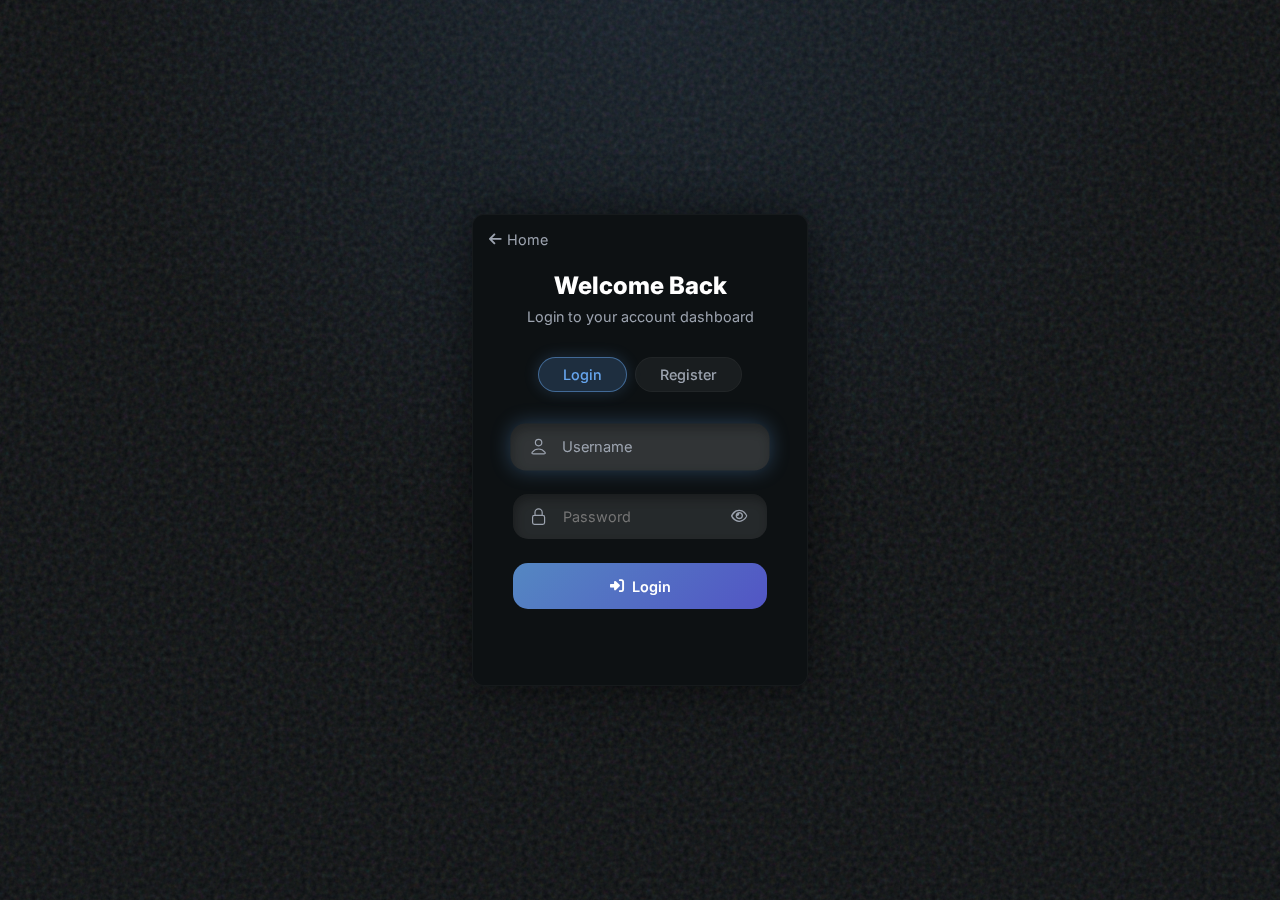
<file: login/index.html>
<!DOCTYPE html>
<html lang="en">

<head>
    <meta charset="UTF-8">
    <meta name="viewport" content="width=device-width, initial-scale=1.0">
    <title>Login - OMNI PROJECT</title>
    <!-- Fonts -->
    <link rel="preconnect" href="https://fonts.googleapis.com">
    <link rel="preconnect" href="https://fonts.gstatic.com" crossorigin>
    <link href="https://fonts.googleapis.com/css2?family=Inter:wght@300;400;500;600;700;800&display=swap"
        rel="stylesheet">
    <!-- Main Styles -->
    <link rel="stylesheet" href="../style.css">
    <link rel="stylesheet" href="https://cdnjs.cloudflare.com/ajax/libs/font-awesome/6.4.0/css/all.min.css">
    <style>
        :root {
            --bg-main: #0a0d0f;
            --bg-card: rgba(82, 82, 82, 0.04);
            --accent: #66a5ee;
            --accent-glow: rgba(102, 165, 238, 0.1);
            --border: rgba(255, 255, 255, 0.04);
            --text-primary: #FFFFFF;
            --text-secondary: #9ca3af;
            --radius: 8px;
        }

        body {
            height: 100vh;
            display: flex;
            align-items: center;
            justify-content: center;
            overflow: hidden;
            background: var(--bg-main);
        }

        .auth-container {
            width: 100%;
            max-width: 400px;
            padding: 2rem;
            z-index: 10;
        }

        .auth-card {
            background: #0d1113;
            border: 1px solid var(--border);
            border-radius: 12px;
            padding: 2.5rem;
            box-shadow: 0 0 50px rgba(0, 0, 0, 0.5);
            position: relative;
            backdrop-filter: blur(12px);
            animation: slideInUp 0.5s ease-out;
        }

        .back-link {
            position: absolute;
            top: 1rem;
            left: 1rem;
            color: var(--text-secondary);
            text-decoration: none;
            font-size: 0.9rem;
            display: flex;
            align-items: center;
            gap: 5px;
        }

        .back-link:hover {
            color: var(--text-primary);
        }

        /* Input Groups */
        .input-group {
            display: flex;
            align-items: center;
            position: relative;
            width: 100%;
            margin-bottom: 1.5rem;
        }

        .input-with-icon {
            width: 100%;
            border: none;
            outline: none;
            border-radius: 15px;
            padding: 1em 1em 1em 3.5em;
            background-color: rgba(255, 255, 255, 0.1);
            box-shadow: inset 2px 5px 10px rgba(0, 0, 0, 0.3);
            transition: 300ms ease-in-out;
            color: var(--text-primary);
            font-family: 'Inter', sans-serif;
            font-size: 0.9rem;
        }

        .input-with-icon::placeholder {
            color: var(--text-secondary);
            font-family: 'Inter', sans-serif;
        }

        .input-with-icon:focus {
            background-color: rgba(255, 255, 255, 0.15);
            transform: scale(1.02);
            box-shadow: 0 0 20px rgba(102, 165, 238, 0.3),
                        inset 2px 5px 10px rgba(0, 0, 0, 0.3);
        }

        /* Icons */
        .input-icon {
            position: absolute;
            left: 1rem;
            width: 1.2rem;
            height: 1.2rem;
            color: var(--text-secondary);
            transition: color 300ms ease-in-out;
            pointer-events: none;
            z-index: 2;
        }

        .input-icon svg {
            width: 100%;
            height: 100%;
            stroke: currentColor;
            stroke-width: 1.5;
            stroke-linecap: round;
            stroke-linejoin: round;
            fill: none;
        }

        .input-with-icon:focus ~ .input-icon {
            color: var(--accent);
        }

        /* Password Inputs */
        .password-input {
            width: 100%;
            border: none;
            outline: none;
            border-radius: 15px;
            padding: 1em 3em 1em 3.5em;
            background-color: rgba(255, 255, 255, 0.1);
            box-shadow: inset 2px 5px 10px rgba(0, 0, 0, 0.3);
            transition: 300ms ease-in-out;
            color: var(--text-primary);
            font-family: 'Inter', sans-serif;
            font-size: 0.9rem;
        }

        /* Show Password Button */
        .show-password {
            position: absolute;
            right: 1rem;
            background: none;
            border: none;
            color: var(--text-secondary);
            cursor: pointer;
            font-size: 0.9rem;
            transition: color 300ms ease-in-out;
            display: flex;
            align-items: center;
            justify-content: center;
            width: 24px;
            height: 24px;
            z-index: 2;
        }

        .show-password:hover {
            color: var(--accent);
        }

        /* Tabs */
        .tab-group {
            display: flex;
            gap: 0.5rem;
            margin-bottom: 2rem;
            justify-content: center;
        }

        .tab-btn {
            padding: 0.5rem 1.5rem;
            background: rgba(255, 255, 255, 0.05);
            border: 1px solid var(--border);
            border-radius: 20px;
            color: var(--text-secondary);
            cursor: pointer;
            font-family: 'Inter', sans-serif;
            font-size: 0.9rem;
            font-weight: 500;
            transition: all 300ms ease-in-out;
        }

        .tab-btn.active {
            background: rgba(102, 165, 238, 0.2);
            border-color: rgba(102, 165, 238, 0.5);
            color: var(--accent);
            box-shadow: 0 0 15px rgba(102, 165, 238, 0.2);
        }

        .tab-btn:hover:not(.active) {
            background: rgba(255, 255, 255, 0.08);
            border-color: var(--text-secondary);
        }

        /* Submit Button */
        .submit-btn {
            width: 100%;
            padding: 1em;
            border: none;
            border-radius: 15px;
            background: linear-gradient(135deg, rgba(102, 165, 238, 0.8), rgba(99, 102, 241, 0.8));
            color: white;
            font-family: 'Inter', sans-serif;
            font-weight: 600;
            font-size: 0.9rem;
            cursor: pointer;
            transition: all 300ms ease-in-out;
            display: flex;
            align-items: center;
            justify-content: center;
            gap: 8px;
            margin-top: 0.5rem;
        }

        .submit-btn:hover {
            transform: scale(1.02);
            box-shadow: 0 0 25px rgba(102, 165, 238, 0.4);
        }

        .submit-btn:disabled {
            opacity: 0.7;
            cursor: not-allowed;
            transform: none !important;
        }

        /* Messages */
        .message {
            text-align: center;
            margin-top: 1rem;
            font-size: 0.8rem;
            min-height: 20px;
            font-family: 'Inter', sans-serif;
            padding: 10px;
            border-radius: 8px;
            transition: all 0.3s ease;
        }

        .success {
            background: rgba(16, 185, 129, 0.1);
            border-left: 4px solid #10b981;
            color: #10b981;
        }

        .error {
            background: rgba(239, 68, 68, 0.1);
            border-left: 4px solid #ef4444;
            color: #ef4444;
        }

        /* Titles */
        .auth-card h1 {
            font-family: 'Inter', sans-serif;
            font-weight: 800;
            font-size: 1.5rem;
            margin-bottom: 0.5rem;
        }

        .auth-card p.subtitle {
            color: var(--text-secondary);
            font-size: 0.9rem;
            font-family: 'Inter', sans-serif;
            margin-bottom: 1rem;
        }

        @keyframes slideInUp {
            from {
                opacity: 0;
                transform: translateY(30px);
            }
            to {
                opacity: 1;
                transform: translateY(0);
            }
        }
    </style>
</head>

<body class="no-fouc">
    <!-- Background Effects -->
    <div class="bg-noise"></div>
    <div class="bg-rays"></div>
    <div class="bg-mouse-glow"></div>

    <div class="auth-container">
        <div class="auth-card">
            <a href="/" class="back-link">
                <i class="fa-solid fa-arrow-left"></i> 
                <span>Home</span>
            </a>

            <div style="text-align: center; margin-bottom: 2rem; margin-top: 1rem;">
                <h1>Welcome Back</h1>
                <p class="subtitle">Login to your account dashboard</p>
            </div>

            <!-- Tab Switcher -->
            <div class="tab-group">
                <button class="tab-btn active" id="loginTab">Login</button>
                <button class="tab-btn" id="registerTab">Register</button>
            </div>

            <!-- Login Form -->
            <form id="loginForm">
                <!-- Username -->
                <div class="input-group">
                    <div class="input-icon">
                        <svg viewBox="0 0 24 24" xmlns="http://www.w3.org/2000/svg">
                            <path d="M12 15C8.829 15 6.01099 16.5306 4.21597 18.906C3.82968 19.4172 3.63653 19.6728 3.64285 20.0183C3.64773 20.2852 3.81533 20.6219 4.02534 20.7867C4.29716 21 4.67384 21 5.42737 21H18.5726C19.3262 21 19.7028 21 19.9747 20.7867C20.1847 20.6219 20.3523 20.2852 20.3571 20.0183C20.3635 19.6728 20.1703 19.4172 19.784 18.906C17.989 16.5306 15.171 15 12 15Z" stroke="currentColor" stroke-width="1.5"/>
                            <path d="M16 7C16 9.20914 14.2091 11 12 11C9.79086 11 8 9.20914 8 7C8 4.79086 9.79086 3 12 3C14.2091 3 16 4.79086 16 7Z" stroke="currentColor" stroke-width="1.5"/>
                        </svg>
                    </div>
                    <input class="input-with-icon" type="text" id="loginUsername" placeholder="Username" autocomplete="off" required>
                </div>
                
                <!-- Password -->
                <div class="input-group">
                    <div class="input-icon">
                        <svg viewBox="0 0 24 24" xmlns="http://www.w3.org/2000/svg">
                            <path d="M16.5 10.5V6.75a4.5 4.5 0 10-9 0v3.75m-.75 11.25h10.5a2.25 2.25 0 002.25-2.25v-6.75a2.25 2.25 0 00-2.25-2.25H6.75a2.25 2.25 0 00-2.25 2.25v6.75a2.25 2.25 0 002.25 2.25z"></path>
                        </svg>
                    </div>
                    <input class="password-input" type="password" id="loginPassword" placeholder="Password" autocomplete="off" required>
                    <button type="button" class="show-password" data-target="loginPassword">
                        <i class="fa-regular fa-eye"></i>
                    </button>
                </div>
                
                <button type="submit" class="submit-btn">
                    <i class="fa-solid fa-sign-in-alt"></i>
                    Login
                </button>
                <p id="authMessage" class="message"></p>
            </form>

            <!-- Register Form -->
            <form id="registerForm" style="display: none;">
                <!-- Username -->
                <div class="input-group">
                    <div class="input-icon">
                        <svg viewBox="0 0 24 24" xmlns="http://www.w3.org/2000/svg">
                            <path d="M12 15C8.829 15 6.01099 16.5306 4.21597 18.906C3.82968 19.4172 3.63653 19.6728 3.64285 20.0183C3.64773 20.2852 3.81533 20.6219 4.02534 20.7867C4.29716 21 4.67384 21 5.42737 21H18.5726C19.3262 21 19.7028 21 19.9747 20.7867C20.1847 20.6219 20.3523 20.2852 20.3571 20.0183C20.3635 19.6728 20.1703 19.4172 19.784 18.906C17.989 16.5306 15.171 15 12 15Z" stroke="currentColor" stroke-width="1.5"/>
                            <path d="M16 7C16 9.20914 14.2091 11 12 11C9.79086 11 8 9.20914 8 7C8 4.79086 9.79086 3 12 3C14.2091 3 16 4.79086 16 7Z" stroke="currentColor" stroke-width="1.5"/>
                        </svg>
                    </div>
                    <input class="input-with-icon" type="text" id="registerUsername" placeholder="Username" autocomplete="off" required>
                </div>
                
                <!-- Password -->
                <div class="input-group">
                    <div class="input-icon">
                        <svg viewBox="0 0 24 24" xmlns="http://www.w3.org/2000/svg">
                            <path d="M16.5 10.5V6.75a4.5 4.5 0 10-9 0v3.75m-.75 11.25h10.5a2.25 2.25 0 002.25-2.25v-6.75a2.25 2.25 0 00-2.25-2.25H6.75a2.25 2.25 0 00-2.25 2.25v6.75a2.25 2.25 0 002.25 2.25z"></path>
                        </svg>
                    </div>
                    <input class="password-input" type="password" id="registerPassword" placeholder="Password" autocomplete="off" required>
                    <button type="button" class="show-password" data-target="registerPassword">
                        <i class="fa-regular fa-eye"></i>
                    </button>
                </div>
                
                <!-- Confirm Password -->
                <div class="input-group">
                    <div class="input-icon">
                        <svg viewBox="0 0 24 24" xmlns="http://www.w3.org/2000/svg">
                            <path d="M9 12L11 14L15 10M21 12C21 16.9706 16.9706 21 12 21C7.02944 21 3 16.9706 3 12C3 7.02944 7.02944 3 12 3C16.9706 3 21 7.02944 21 12Z" 
                                  stroke="currentColor" stroke-width="1.5" stroke-linecap="round" stroke-linejoin="round"/>
                        </svg>
                    </div>
                    <input class="password-input" type="password" id="registerConfirmPassword" placeholder="Confirm Password" autocomplete="off" required>
                    <button type="button" class="show-password" data-target="registerConfirmPassword">
                        <i class="fa-regular fa-eye"></i>
                    </button>
                </div>
                
                <button type="submit" class="submit-btn">
                    <i class="fa-solid fa-user-plus"></i>
                    Create Account
                </button>
                <p id="registerMessage" class="message"></p>
            </form>
        </div>
    </div>

    <!-- Main Script -->
    <script src="../script.js"></script>
    
    <!-- Mark as loaded -->
    <script>
        document.addEventListener('DOMContentLoaded', function() {
            document.body.classList.remove('no-fouc');
            document.body.classList.add('loaded');
            // Auto focus on username field
            const usernameField = document.getElementById('loginUsername');
            if (usernameField) {
                setTimeout(() => usernameField.focus(), 300);
            }
        });
    </script>
</body>
</html>
</file>
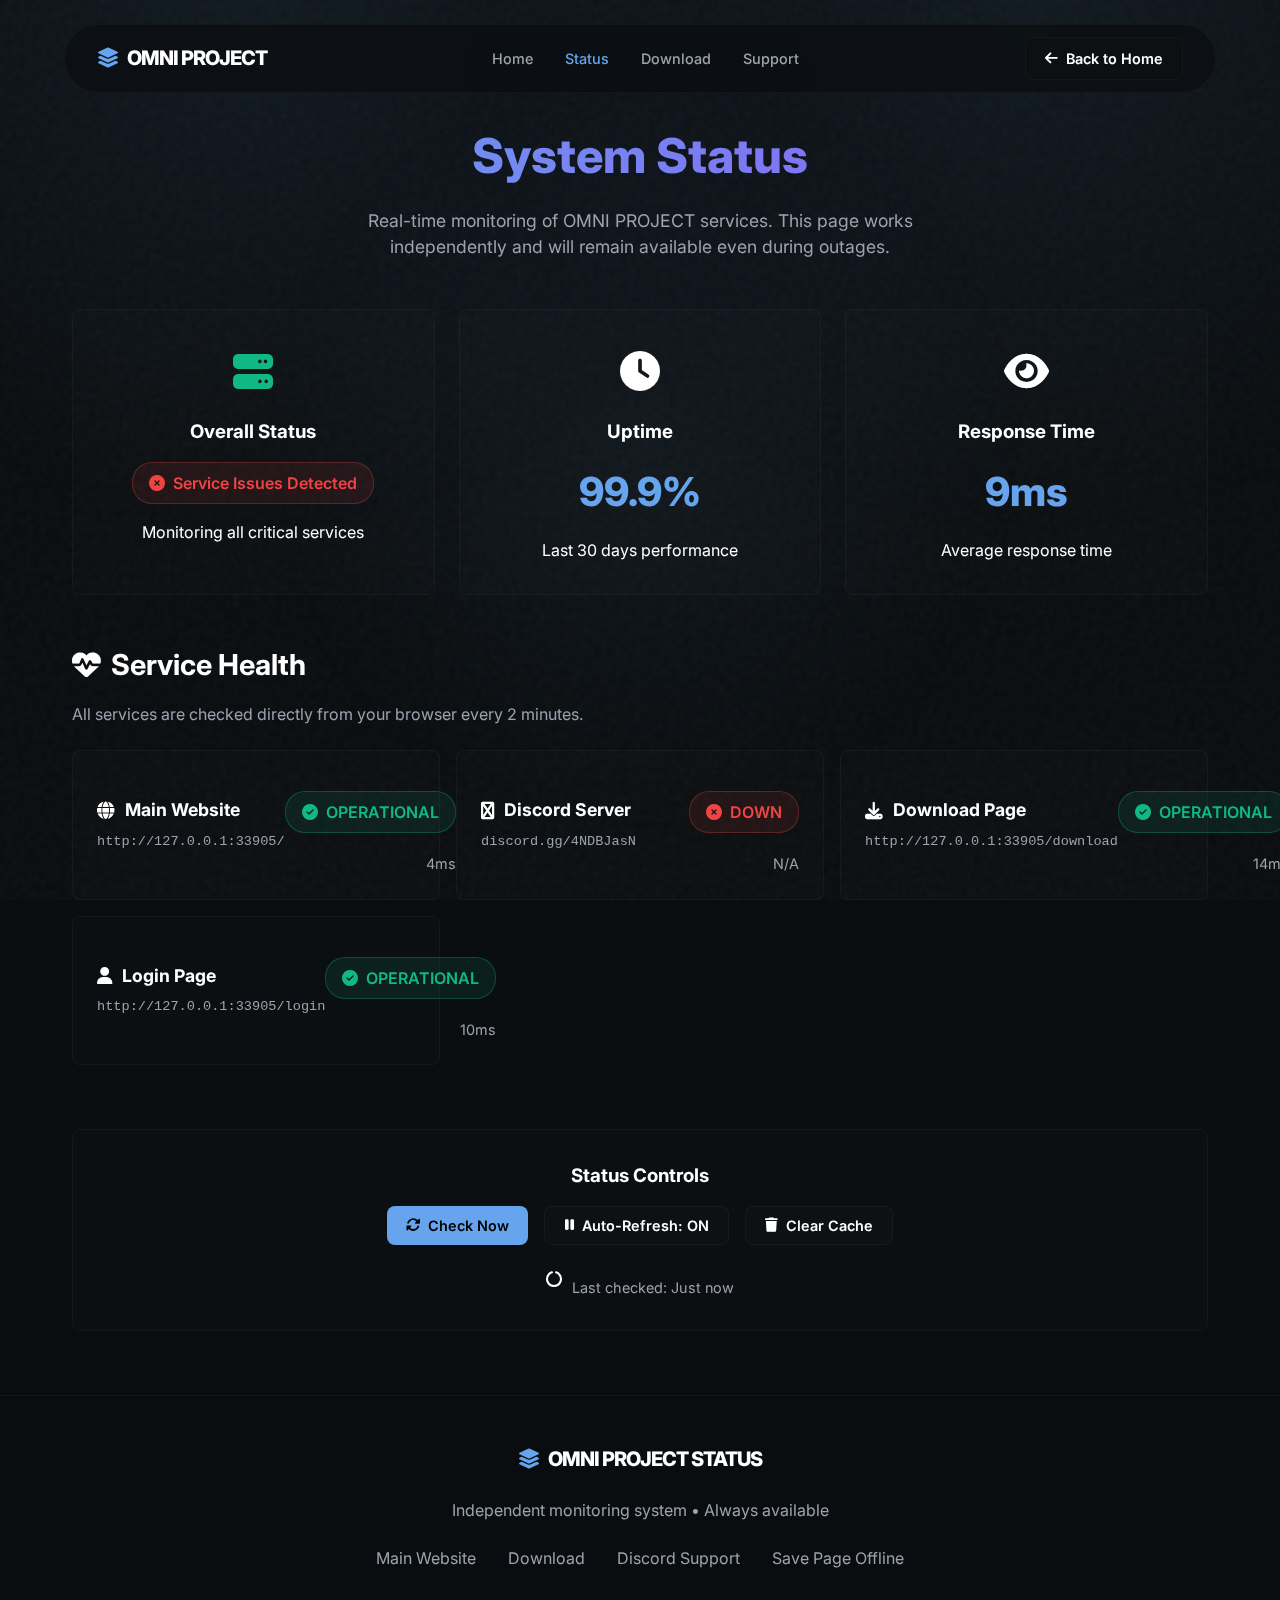
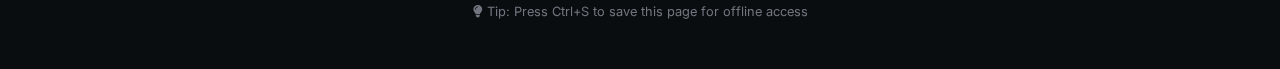
<file: status/index.html>
<!DOCTYPE html>
<html lang="en">
<head>
    <meta charset="UTF-8">
    <meta name="viewport" content="width=device-width, initial-scale=1.0">
    <title>System Status - OMNI PROJECT</title>
    <link rel="preconnect" href="https://fonts.googleapis.com">
    <link rel="preconnect" href="https://fonts.gstatic.com" crossorigin>
    <link href="https://fonts.googleapis.com/css2?family=Inter:wght@300;400;500;600;700;800&display=swap" rel="stylesheet">
    <link rel="stylesheet" href="https://cdnjs.cloudflare.com/ajax/libs/font-awesome/6.4.0/css/all.min.css">
    <link rel="stylesheet" href="style.css">
    <style>
        .status-page { min-height: 100vh; display: flex; flex-direction: column; }
        .status-container { flex: 1; max-width: 1200px; margin: 0 auto; padding: 120px 2rem 4rem; width: 100%; }
        .status-header { text-align: center; margin-bottom: 3rem; }
        .status-header h1 { font-size: 3rem; font-weight: 800; margin-bottom: 1rem; background: linear-gradient(90deg, var(--accent), #8b5cf6); -webkit-background-clip: text; -webkit-text-fill-color: transparent; }
        .status-header p { color: var(--text-secondary); font-size: 1.1rem; max-width: 600px; margin: 0 auto; }
        
        .status-overview { display: grid; grid-template-columns: repeat(auto-fit, minmax(300px, 1fr)); gap: 1.5rem; margin-bottom: 3rem; }
        .status-card { background: var(--bg-card); border: 1px solid var(--border); border-radius: var(--radius); padding: 2rem; text-align: center; transition: all 0.3s ease; }
        .status-card:hover { transform: translateY(-5px); border-color: var(--accent); }
        .status-icon { font-size: 2.5rem; margin-bottom: 1rem; }
        .status-up .status-icon { color: #10b981; }
        .status-down .status-icon { color: #ef4444; }
        .status-slow .status-icon { color: #f59e0b; }
        
        .status-indicator {
            display: inline-flex; align-items: center; gap: 8px; padding: 0.5rem 1rem; border-radius: 20px; font-weight: 600; margin: 1rem 0;
        }
        .status-indicator.up { background: rgba(16, 185, 129, 0.1); color: #10b981; border: 1px solid rgba(16, 185, 129, 0.3); }
        .status-indicator.down { background: rgba(239, 68, 68, 0.1); color: #ef4444; border: 1px solid rgba(239, 68, 68, 0.3); }
        .status-indicator.slow { background: rgba(245, 158, 11, 0.1); color: #f59e0b; border: 1px solid rgba(245, 158, 11, 0.3); }
        
        .services-section { margin-bottom: 4rem; }
        .services-grid { display: grid; grid-template-columns: repeat(auto-fit, minmax(350px, 1fr)); gap: 1rem; margin-top: 1.5rem; }
        .service-item { background: var(--bg-card); border: 1px solid var(--border); border-radius: var(--radius); padding: 1.5rem; display: flex; justify-content: space-between; align-items: center; transition: all 0.2s ease; }
        .service-item:hover { border-color: var(--accent); transform: translateX(5px); }
        .service-info h3 { font-size: 1.1rem; margin-bottom: 0.5rem; display: flex; align-items: center; gap: 10px; }
        .service-url { color: var(--text-secondary); font-size: 0.85rem; font-family: monospace; }
        .service-status { text-align: right; }
        .response-time { color: var(--text-secondary); font-size: 0.9rem; margin-top: 0.25rem; }
        
        .control-panel { background: var(--bg-card); border: 1px solid var(--border); border-radius: var(--radius); padding: 2rem; margin-top: 3rem; text-align: center; }
        .last-updated { color: var(--text-secondary); font-size: 0.9rem; margin-top: 1rem; }
        .auto-refresh { display: flex; align-items: center; justify-content: center; gap: 10px; margin-top: 1rem; }
        
        .status-footer { text-align: center; padding: 3rem 2rem; border-top: 1px solid var(--border); margin-top: auto; color: var(--text-secondary); }
        .status-footer-links { display: flex; justify-content: center; gap: 2rem; margin-top: 1.5rem; }
        .status-footer-links a { color: var(--text-secondary); text-decoration: none; transition: color 0.2s; }
        .status-footer-links a:hover { color: var(--accent); }
        
        @keyframes pulse { 0%, 100% { opacity: 1; } 50% { opacity: 0.5; } }
        .pulse { animation: pulse 2s infinite; }
        @keyframes spin { to { transform: rotate(360deg); } }
        .fa-spinner { animation: spin 1s linear infinite; }
        
        @media (max-width: 768px) {
            .status-container { padding: 100px 1rem 2rem; }
            .status-header h1 { font-size: 2rem; }
            .services-grid { grid-template-columns: 1fr; }
            .status-footer-links { flex-direction: column; gap: 1rem; }
        }
    </style>
</head>
<body class="status-page">
    <div class="bg-noise"></div>
    <div class="bg-rays"></div>
    <div class="bg-mouse-glow"></div>

    <header style="background: var(--glass-bg); backdrop-filter: blur(24px);">
        <div class="logo">
            <i class="fa-solid fa-layer-group"></i>
            <span>OMNI PROJECT</span>
        </div>
        <nav>
            <ul>
                <li><a href="/">Home</a></li>
                <li><a href="/status.html" style="color: var(--accent);">Status</a></li>
                <li><a href="/download">Download</a></li>
                <li><a href="https://discord.gg/4NDBJasN" target="_blank">Support</a></li>
            </ul>
        </nav>
        <div class="auth-buttons">
            <a href="/" class="btn btn-blur">
                <i class="fa-solid fa-arrow-left"></i> Back to Home
            </a>
        </div>
    </header>

    <div class="status-container">
        <div class="status-header">
            <h1>System Status</h1>
            <p>Real-time monitoring of OMNI PROJECT services. This page works independently and will remain available even during outages.</p>
        </div>

        <div class="status-overview">
            <div class="status-card status-up">
                <div class="status-icon">
                    <i class="fa-solid fa-server"></i>
                </div>
                <h3>Overall Status</h3>
                <div class="status-indicator up" id="overallStatus">
                    <i class="fa-solid fa-circle-check"></i>
                    <span>Checking...</span>
                </div>
                <p>Monitoring all critical services</p>
            </div>

            <div class="status-card">
                <div class="status-icon">
                    <i class="fa-solid fa-clock"></i>
                </div>
                <h3>Uptime</h3>
                <div style="font-size: 2.5rem; font-weight: 800; margin: 1rem 0; color: var(--accent);">
                    99.9%
                </div>
                <p>Last 30 days performance</p>
            </div>

            <div class="status-card">
                <div class="status-icon">
                    <i class="fa-solid fa-eye"></i>
                </div>
                <h3>Response Time</h3>
                <div style="font-size: 2.5rem; font-weight: 800; margin: 1rem 0; color: var(--accent);">
                    <span id="avgResponse">-</span>ms
                </div>
                <p>Average response time</p>
            </div>
        </div>

        <div class="services-section">
            <h2 style="font-size: 1.8rem; margin-bottom: 1rem; display: flex; align-items: center; gap: 10px;">
                <i class="fa-solid fa-heart-pulse"></i>
                Service Health
            </h2>
            <p style="color: var(--text-secondary); margin-bottom: 1.5rem;">
                All services are checked directly from your browser every 2 minutes.
            </p>

            <div class="services-grid" id="servicesGrid">
                <!-- Services will be loaded here -->
            </div>
        </div>

        <div class="control-panel">
            <h3 style="margin-bottom: 1rem;">Status Controls</h3>
            <div style="display: flex; gap: 1rem; justify-content: center;">
                <button class="btn btn-fill" onclick="checkAllServices()" id="checkBtn">
                    <i class="fa-solid fa-rotate"></i> Check Now
                </button>
                <button class="btn btn-blur" onclick="toggleAutoRefresh()" id="autoRefreshBtn">
                    <i class="fa-solid fa-play"></i> Auto-Refresh: ON
                </button>
                <button class="btn btn-blur" onclick="clearCache()">
                    <i class="fa-solid fa-trash"></i> Clear Cache
                </button>
            </div>
            
            <div class="auto-refresh">
                <i class="fa-solid fa-circle-notch fa-spin" id="refreshIcon" style="display: none;"></i>
                <div class="last-updated" id="lastUpdated">
                    Last checked: Never
                </div>
            </div>
        </div>
    </div>

    <div class="status-footer">
        <div class="logo" style="justify-content: center; margin-bottom: 1.5rem;">
            <i class="fa-solid fa-layer-group"></i>
            <span>OMNI PROJECT STATUS</span>
        </div>
        <p>Independent monitoring system • Always available</p>
        
        <div class="status-footer-links">
            <a href="/">Main Website</a>
            <a href="/download">Download</a>
            <a href="https://discord.gg/4NDBJasN" target="_blank">Discord Support</a>
            <a href="#" onclick="savePage()">Save Page Offline</a>
        </div>
        
        <p style="margin-top: 2rem; font-size: 0.8rem; opacity: 0.7;">
            <i class="fa-solid fa-lightbulb"></i>
            Tip: Press Ctrl+S to save this page for offline access
        </p>
    </div>

    <script>
        // БЕЗ Supabase данных!
        const CONFIG = {
            services: [
                {
                    id: 'main-site',
                    name: 'Main Website',
                    url: window.location.origin + '/',
                    type: 'website',
                    icon: 'fa-globe'
                },
                {
                    id: 'discord',
                    name: 'Discord Server',
                    url: 'https://discord.gg/4NDBJasN',
                    type: 'discord',
                    icon: 'fa-discord'
                },
                {
                    id: 'loader',
                    name: 'Download Page',
                    url: window.location.origin + '/download',
                    type: 'loader',
                    icon: 'fa-download'
                },
                {
                    id: 'login',
                    name: 'Login Page',
                    url: window.location.origin + '/login',
                    type: 'auth',
                    icon: 'fa-user'
                }
            ],
            checkInterval: 120000,
            timeout: 5000
        };

        let autoRefresh = true;
        let checkInProgress = false;
        let lastResults = JSON.parse(localStorage.getItem('omni_status_cache')) || null;

        const overallStatus = document.getElementById('overallStatus');
        const servicesGrid = document.getElementById('servicesGrid');
        const lastUpdated = document.getElementById('lastUpdated');
        const checkBtn = document.getElementById('checkBtn');
        const autoRefreshBtn = document.getElementById('autoRefreshBtn');
        const refreshIcon = document.getElementById('refreshIcon');
        const avgResponse = document.getElementById('avgResponse');

        document.addEventListener('DOMContentLoaded', function() {
            console.log('🚀 Status Monitor Initialized');
            
            if (lastResults && (Date.now() - lastResults.timestamp < 300000)) {
                renderServices(lastResults.results);
                updateOverallStatus(lastResults.results);
                updateTimestamp(lastResults.timestamp);
            }
            
            if (autoRefresh) startAutoRefresh();
            checkAllServices();
            
            document.addEventListener('mousemove', (e) => {
                const x = (e.clientX / window.innerWidth) * 100;
                const y = (e.clientY / window.innerHeight) * 100;
                document.body.style.setProperty('--mx', `${x}%`);
                document.body.style.setProperty('--my', `${y}%`);
            });
        });

        async function checkAllServices() {
            if (checkInProgress) return;
            checkInProgress = true;
            checkBtn.innerHTML = '<i class="fa-solid fa-spinner fa-spin"></i> Checking...';
            checkBtn.disabled = true;
            
            const results = [];
            const startTime = Date.now();
            
            for (const service of CONFIG.services) {
                const result = await checkService(service);
                results.push({...service, ...result});
            }
            
            renderServices(results);
            updateOverallStatus(results);
            updateTimestamp(Date.now());
            
            const validTimes = results.filter(r => r.responseTime).map(r => r.responseTime);
            const avg = validTimes.length ? Math.round(validTimes.reduce((a, b) => a + b) / validTimes.length) : 0;
            avgResponse.textContent = avg;
            
            lastResults = { timestamp: Date.now(), results: results };
            localStorage.setItem('omni_status_cache', JSON.stringify(lastResults));
            
            checkBtn.innerHTML = '<i class="fa-solid fa-rotate"></i> Check Now';
            checkBtn.disabled = false;
            checkInProgress = false;
        }

        async function checkService(service) {
            try {
                const controller = new AbortController();
                const timeoutId = setTimeout(() => controller.abort(), CONFIG.timeout);
                const startTime = Date.now();
                
                await fetch(service.url, {
                    method: 'HEAD',
                    mode: 'no-cors',
                    signal: controller.signal,
                    cache: 'no-cache'
                });
                
                clearTimeout(timeoutId);
                const responseTime = Date.now() - startTime;
                
                return {
                    status: responseTime > 2000 ? 'slow' : 'up',
                    responseTime: responseTime,
                    lastCheck: new Date().toISOString()
                };
                
            } catch (error) {
                console.warn(`⚠️ ${service.name}:`, error.message);
                return {
                    status: 'down',
                    responseTime: null,
                    lastCheck: new Date().toISOString()
                };
            }
        }

        function renderServices(results) {
            servicesGrid.innerHTML = '';
            results.forEach(service => {
                const serviceEl = document.createElement('div');
                serviceEl.className = 'service-item';
                
                let statusText, statusClass, statusIcon;
                switch(service.status) {
                    case 'up': statusText = 'OPERATIONAL'; statusClass = 'up'; statusIcon = 'fa-circle-check'; break;
                    case 'slow': statusText = 'SLOW'; statusClass = 'slow'; statusIcon = 'fa-circle-exclamation'; break;
                    case 'down': statusText = 'DOWN'; statusClass = 'down'; statusIcon = 'fa-circle-xmark'; break;
                }
                
                const responseTimeText = service.responseTime ? `${service.responseTime}ms` : 'N/A';
                serviceEl.innerHTML = `
                    <div class="service-info">
                        <h3><i class="fa-solid ${service.icon}"></i>${service.name}</h3>
                        <div class="service-url">${service.url.replace('https://', '')}</div>
                    </div>
                    <div class="service-status">
                        <div class="status-indicator ${statusClass}">
                            <i class="fa-solid ${statusIcon}"></i>
                            <span>${statusText}</span>
                        </div>
                        <div class="response-time">${responseTimeText}</div>
                    </div>
                `;
                servicesGrid.appendChild(serviceEl);
            });
        }

        function updateOverallStatus(results) {
            const allUp = results.every(r => r.status === 'up');
            const anyDown = results.some(r => r.status === 'down');
            
            if (allUp) {
                overallStatus.className = 'status-indicator up';
                overallStatus.innerHTML = '<i class="fa-solid fa-circle-check"></i><span>All Systems Operational</span>';
            } else if (anyDown) {
                overallStatus.className = 'status-indicator down';
                overallStatus.innerHTML = '<i class="fa-solid fa-circle-xmark"></i><span>Service Issues Detected</span>';
            } else {
                overallStatus.className = 'status-indicator slow';
                overallStatus.innerHTML = '<i class="fa-solid fa-circle-exclamation"></i><span>Degraded Performance</span>';
            }
        }

        function updateTimestamp(timestamp) {
            const date = new Date(timestamp);
            const now = new Date();
            const diffMs = now - date;
            const diffMins = Math.floor(diffMs / 60000);
            let timeText;
            if (diffMins < 1) timeText = 'Just now';
            else if (diffMins < 60) timeText = `${diffMins} minute${diffMins === 1 ? '' : 's'} ago`;
            else timeText = date.toLocaleTimeString([], {hour: '2-digit', minute:'2-digit'});
            lastUpdated.textContent = `Last checked: ${timeText}`;
        }

        function startAutoRefresh() {
            refreshIcon.style.display = 'inline-block';
            autoRefreshBtn.innerHTML = '<i class="fa-solid fa-pause"></i> Auto-Refresh: ON';
            setInterval(() => { if (autoRefresh && !checkInProgress) checkAllServices(); }, CONFIG.checkInterval);
        }

        function toggleAutoRefresh() {
            autoRefresh = !autoRefresh;
            if (autoRefresh) {
                refreshIcon.style.display = 'inline-block';
                autoRefreshBtn.innerHTML = '<i class="fa-solid fa-pause"></i> Auto-Refresh: ON';
                checkAllServices();
            } else {
                refreshIcon.style.display = 'none';
                autoRefreshBtn.innerHTML = '<i class="fa-solid fa-play"></i> Auto-Refresh: OFF';
            }
        }

        function clearCache() {
            localStorage.removeItem('omni_status_cache');
            lastResults = null;
            servicesGrid.innerHTML = '<div style="grid-column: 1/-1; text-align: center; padding: 2rem; color: var(--text-secondary);">Cache cleared. Click "Check Now" to refresh.</div>';
            overallStatus.innerHTML = '<i class="fa-solid fa-circle-question"></i><span>Status Unknown</span>';
            lastUpdated.textContent = 'Last checked: Never';
            avgResponse.textContent = '-';
        }

        function savePage() {
            const link = document.createElement('a');
            link.href = 'data:text/html;charset=utf-8,' + encodeURIComponent(document.documentElement.outerHTML);
            link.download = 'omni-status-' + new Date().toISOString().split('T')[0] + '.html';
            link.click();
            alert('Page saved! You can open this file even without internet connection.');
        }

        window.addEventListener('offline', () => {
            overallStatus.className = 'status-indicator down';
            overallStatus.innerHTML = '<i class="fa-solid fa-wifi-slash"></i><span>No Internet Connection</span>';
        });

        window.addEventListener('online', () => {
            checkAllServices();
        });
    </script>
</body>
</html>
</file>
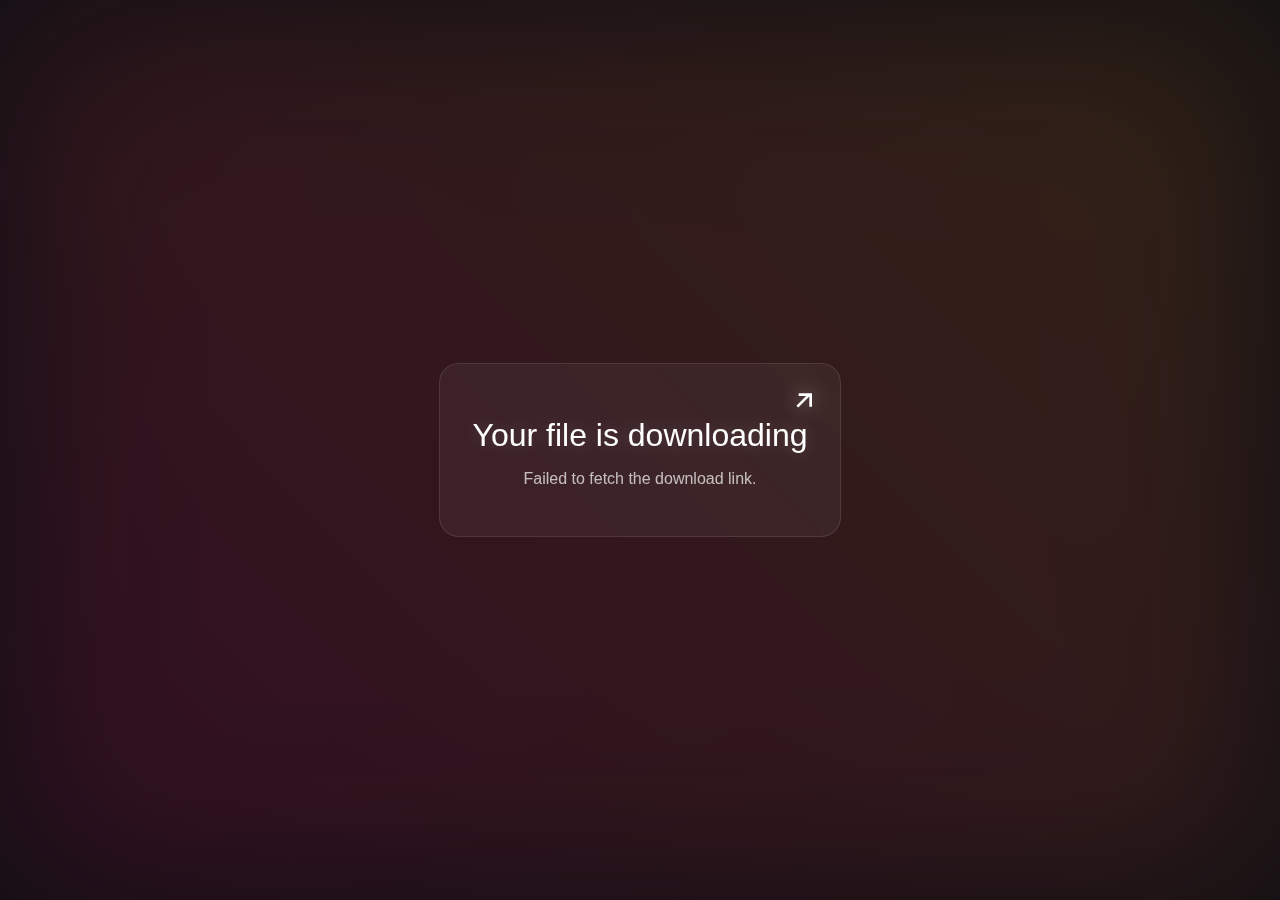
<file: test/index.html>
<!DOCTYPE html>
<html>
<head>
  <meta charset="utf-8">
  <meta name="viewport" content="width=device-width">
  <title>File Download</title>
  <link href="style.css" rel="stylesheet" type="text/css" />
</head>
<body>
  <div class="background">
    <div class="gradient"></div>
  </div>
  <div class="container">
    <div class="arrow">
      <svg viewBox="0 0 24 24" width="32" height="32">
        <path d="M7 17l9.2-9.2M17 17V8h-9" />
      </svg>
    </div>
    <div id="loader" class="loader"></div>
    <h1>Your file is downloading</h1>
    <p id="status">Please wait a moment...</p>
  </div>
  <script src="script.js"></script>
</body>
</html>
</file>
<file: style.css>
:root {
    --bg-primary: #0a0d0f;
    --bg-secondary: #12161b;
    --accent: #66a5ee;
    --accent-secondary: #8b5cf6;
    --text-primary: #ffffff;
    --text-secondary: #8b9aac;
    --border: rgba(255, 255, 255, 0.1);
    --success: #10b981;
    --danger: #ef4444;
}

* {
    margin: 0;
    padding: 0;
    box-sizing: border-box;
}

body {
    font-family: 'Inter', sans-serif;
    background: var(--bg-primary);
    color: var(--text-primary);
    min-height: 100vh;
    overflow-x: hidden;
    position: relative;
}

.bg-noise {
    position: fixed;
    top: 0;
    left: 0;
    width: 100%;
    height: 100%;
    background-image: url("data:image/svg+xml,%3Csvg viewBox='0 0 256 256' xmlns='http://www.w3.org/2000/svg'%3E%3Cfilter id='noiseFilter'%3E%3CfeTurbulence type='fractalNoise' baseFrequency='0.65' numOctaves='3' stitchTiles='stitch'/%3E%3C/filter%3E%3Crect width='100%25' height='100%25' filter='url(%23noiseFilter)' opacity='0.15'/%3E%3C/svg%3E");
    pointer-events: none;
    z-index: -3;
}

.bg-rays {
    position: fixed;
    top: 0;
    left: 0;
    width: 100%;
    height: 100%;
    background: radial-gradient(circle at 50% 0%, rgba(102, 165, 238, 0.1) 0%, transparent 50%);
    pointer-events: none;
    z-index: -2;
}

.bg-mouse-glow {
    position: fixed;
    width: 500px;
    height: 500px;
    background: radial-gradient(circle, rgba(102, 165, 238, 0.08) 0%, transparent 70%);
    pointer-events: none;
    z-index: -1;
    filter: blur(40px);
    opacity: 0;
    transition: opacity 0.3s;
}

/* Header */
header {
    display: flex;
    justify-content: space-between;
    align-items: center;
    padding: 1.5rem 5%;
    backdrop-filter: blur(20px);
    background: rgba(13, 17, 19, 0.8);
    border-bottom: 1px solid var(--border);
    position: sticky;
    top: 0;
    z-index: 1000;
}

.logo {
    display: flex;
    align-items: center;
    gap: 0.75rem;
    font-size: 1.5rem;
    font-weight: 800;
    color: white;
}

.logo i {
    color: var(--accent);
    font-size: 1.8rem;
}

nav ul {
    display: flex;
    gap: 2rem;
    list-style: none;
}

nav a {
    color: var(--text-secondary);
    text-decoration: none;
    font-weight: 500;
    transition: all 0.3s;
    position: relative;
    padding: 0.5rem 0;
}

nav a:hover {
    color: white;
}

nav a::after {
    content: '';
    position: absolute;
    bottom: 0;
    left: 0;
    width: 0;
    height: 2px;
    background: var(--accent);
    transition: width 0.3s;
}

nav a:hover::after {
    width: 100%;
}

.auth-buttons {
    display: flex;
    align-items: center;
    gap: 1rem;
}

/* Buttons */
.btn {
    padding: 0.75rem 1.5rem;
    border-radius: 8px;
    border: 1px solid transparent;
    font-family: 'Inter', sans-serif;
    font-weight: 600;
    cursor: pointer;
    transition: all 0.3s cubic-bezier(0.175, 0.885, 0.32, 1.275);
    display: inline-flex;
    align-items: center;
    justify-content: center;
    gap: 0.5rem;
    text-decoration: none;
    font-size: 0.9rem;
}

.btn-fill {
    background: linear-gradient(135deg, var(--accent), var(--accent-secondary));
    color: white;
    border: 1px solid rgba(255, 255, 255, 0.1);
    box-shadow: 0 4px 15px rgba(102, 165, 238, 0.3);
}

.btn-fill:hover {
    transform: translateY(-3px);
    box-shadow: 0 8px 25px rgba(102, 165, 238, 0.5);
    filter: brightness(1.1);
}

.btn-blur {
    background: rgba(255, 255, 255, 0.05);
    border: 1px solid var(--border);
    color: white;
    backdrop-filter: blur(10px);
}

.btn-blur:hover {
    background: rgba(255, 255, 255, 0.1);
    border-color: rgba(102, 165, 238, 0.3);
    transform: translateY(-2px);
    box-shadow: 0 4px 20px rgba(102, 165, 238, 0.2);
}

/* Hero Section */
.hero {
    text-align: center;
    padding: 8rem 5% 6rem;
    max-width: 1200px;
    margin: 0 auto;
}

.hero h1 {
    font-size: 4.5rem;
    font-weight: 800;
    line-height: 1.1;
    margin-bottom: 1.5rem;
    background: linear-gradient(to right, white 50%, var(--accent) 50%);
    -webkit-background-clip: text;
    -webkit-text-fill-color: transparent;
    background-clip: text;
}

.hero p {
    font-size: 1.25rem;
    color: var(--text-secondary);
    max-width: 700px;
    margin: 0 auto;
    line-height: 1.6;
}

/* Container & Grid */
.container {
    max-width: 1200px;
    margin: 0 auto;
    padding: 0 5%;
}

.section-title {
    font-size: 2.5rem;
    font-weight: 700;
    margin-bottom: 3rem;
    text-align: center;
}

.grid-3 {
    display: grid;
    grid-template-columns: repeat(auto-fit, minmax(300px, 1fr));
    gap: 2rem;
}

/* Cards */
.card {
    background: rgba(255, 255, 255, 0.03);
    border: 1px solid var(--border);
    border-radius: 16px;
    padding: 2rem;
    transition: all 0.3s;
    position: relative;
    overflow: hidden;
}

.card::before {
    content: '';
    position: absolute;
    top: 0;
    left: 0;
    right: 0;
    height: 1px;
    background: linear-gradient(90deg, transparent, var(--accent), transparent);
    opacity: 0;
    transition: opacity 0.3s;
}

.card:hover {
    border-color: rgba(102, 165, 238, 0.3);
    transform: translateY(-10px);
    box-shadow: 0 20px 40px rgba(0, 0, 0, 0.4),
                0 0 0 1px rgba(102, 165, 238, 0.1);
}

.card:hover::before {
    opacity: 1;
}

.card h3 {
    font-size: 1.5rem;
    margin-bottom: 1.5rem;
    display: flex;
    align-items: center;
    gap: 0.75rem;
}

.card h3 i {
    color: var(--accent);
}

/* Feature List */
.feature-list {
    list-style: none;
    margin: 2rem 0;
}

.feature-list li {
    padding: 0.75rem 0;
    color: var(--text-secondary);
    display: flex;
    align-items: center;
    gap: 0.75rem;
    border-bottom: 1px solid rgba(255, 255, 255, 0.05);
}

.feature-list li:last-child {
    border-bottom: none;
}

.feature-list i {
    color: var(--success);
}

/* Price Tag */
.price-tag {
    display: flex;
    justify-content: space-between;
    align-items: center;
    margin-top: 2rem;
    padding-top: 1.5rem;
    border-top: 1px solid var(--border);
}

.price-val {
    font-size: 2rem;
    font-weight: 700;
}

/* Footer */
footer {
    margin-top: 8rem;
    padding: 4rem 5%;
    background: rgba(13, 17, 19, 0.8);
    border-top: 1px solid var(--border);
}

.footer-grid {
    display: grid;
    grid-template-columns: repeat(auto-fit, minmax(200px, 1fr));
    gap: 3rem;
    max-width: 1200px;
    margin: 0 auto;
}

.footer-grid h4 {
    margin-bottom: 1.5rem;
    color: white;
}

.footer-links {
    list-style: none;
}

.footer-links li {
    margin-bottom: 0.75rem;
}

.footer-links a {
    color: var(--text-secondary);
    text-decoration: none;
    transition: color 0.3s;
}

.footer-links a:hover {
    color: var(--accent);
}

/* User Avatar */
.user-avatar {
    width: 40px;
    height: 40px;
    border-radius: 50%;
    background: linear-gradient(135deg, var(--accent), var(--accent-secondary));
    color: white;
    display: flex;
    align-items: center;
    justify-content: center;
    font-weight: 700;
    cursor: pointer;
    transition: all 0.3s;
    border: 2px solid rgba(255, 255, 255, 0.1);
}

.user-avatar:hover {
    transform: scale(1.1);
    box-shadow: 0 0 20px rgba(102, 165, 238, 0.5);
}

/* Modals */
.modal {
    position: fixed;
    top: 0;
    left: 0;
    width: 100%;
    height: 100%;
    background: rgba(0, 0, 0, 0.8);
    backdrop-filter: blur(10px);
    display: flex;
    justify-content: center;
    align-items: center;
    z-index: 10000;
    padding: 1rem;
    display: none;
}

.modal.active {
    display: flex;
}

.profile-modal-content {
    background: var(--bg-secondary);
    border-radius: 16px;
    width: 100%;
    max-width: 500px;
    border: 1px solid var(--border);
    box-shadow: 0 20px 60px rgba(0, 0, 0, 0.5);
    overflow: hidden;
    animation: modalAppear 0.3s ease-out;
}

@keyframes modalAppear {
    from {
        opacity: 0;
        transform: translateY(20px) scale(0.95);
    }
    to {
        opacity: 1;
        transform: translateY(0) scale(1);
    }
}

.profile-header {
    background: rgba(0, 0, 0, 0.3);
    padding: 2rem;
    display: flex;
    align-items: center;
    gap: 1.5rem;
    border-bottom: 1px solid var(--border);
    position: relative;
}

.profile-avatar-large {
    width: 80px;
    height: 80px;
    border-radius: 50%;
    background: linear-gradient(135deg, var(--accent), var(--accent-secondary));
    color: white;
    display: flex;
    align-items: center;
    justify-content: center;
    font-size: 2rem;
    font-weight: 700;
    border: 3px solid rgba(255, 255, 255, 0.2);
}

.status-badge {
    background: rgba(16, 185, 129, 0.2);
    color: var(--success);
    padding: 0.5rem 1rem;
    border-radius: 20px;
    font-size: 0.8rem;
    font-weight: 600;
    border: 1px solid rgba(16, 185, 129, 0.3);
    display: inline-block;
}

/* Dashboard */
.dashboard-body {
    padding: 2rem;
}

.dashboard-grid {
    display: grid;
    grid-template-columns: repeat(2, 1fr);
    gap: 1rem;
    margin-bottom: 2rem;
}

.stat-card {
    background: rgba(255, 255, 255, 0.03);
    border: 1px solid var(--border);
    border-radius: 12px;
    padding: 1.5rem;
    text-align: center;
}

.stat-card span {
    display: block;
    color: var(--text-secondary);
    font-size: 0.9rem;
    margin-bottom: 0.5rem;
}

.stat-card strong {
    font-size: 1.5rem;
    color: white;
}

.action-row {
    display: flex;
    flex-wrap: wrap;
    gap: 0.75rem;
}

.action-row .btn {
    flex: 1;
    min-width: 120px;
}

/* Admin Modal */
.admin-header {
    padding: 1.5rem 2rem;
    background: rgba(0, 0, 0, 0.3);
    border-bottom: 1px solid var(--border);
    display: flex;
    justify-content: space-between;
    align-items: center;
}

.close-modal, .close-modal-admin {
    background: none;
    border: none;
    color: white;
    font-size: 1.5rem;
    cursor: pointer;
    padding: 0.5rem;
    border-radius: 4px;
}

.close-modal:hover, .close-modal-admin:hover {
    background: rgba(255, 255, 255, 0.1);
}

.admin-body {
    padding: 2rem;
}

.admin-stats {
    display: grid;
    grid-template-columns: repeat(3, 1fr);
    gap: 1rem;
    margin-bottom: 2rem;
}

.a-stat {
    background: rgba(255, 255, 255, 0.03);
    border: 1px solid var(--border);
    border-radius: 12px;
    padding: 1.5rem;
    text-align: center;
}

.a-stat h3 {
    font-size: 0.9rem;
    color: var(--text-secondary);
    margin-bottom: 0.5rem;
    font-weight: 500;
}

.a-stat span {
    font-size: 2rem;
    font-weight: 700;
    color: white;
}

.admin-controls {
    display: flex;
    gap: 1rem;
    margin-bottom: 1.5rem;
}

.admin-search {
    flex: 1;
    padding: 0.75rem 1rem;
    background: rgba(255, 255, 255, 0.05);
    border: 1px solid var(--border);
    border-radius: 8px;
    color: white;
    font-family: 'Inter', sans-serif;
    font-size: 0.9rem;
    min-width: 200px;
}

.admin-search:focus {
    outline: none;
    border-color: var(--accent);
    box-shadow: 0 0 0 2px rgba(102, 165, 238, 0.2);
}

.admin-table-wrapper {
    overflow-x: auto;
    border-radius: 12px;
    border: 1px solid var(--border);
    background: rgba(255, 255, 255, 0.02);
}

.admin-table {
    width: 100%;
    border-collapse: collapse;
    min-width: 600px;
}

.admin-table th {
    background: rgba(0, 0, 0, 0.3);
    padding: 1rem;
    text-align: left;
    font-weight: 600;
    color: var(--text-secondary);
    border-bottom: 1px solid var(--border);
}

.admin-table td {
    padding: 1rem;
    border-bottom: 1px solid rgba(255, 255, 255, 0.05);
}

.admin-table tr:last-child td {
    border-bottom: none;
}

.admin-table tr:hover {
    background: rgba(255, 255, 255, 0.02);
}

/* Admin action buttons */
.a-action-btn {
    background: rgba(255, 255, 255, 0.05);
    border: 1px solid var(--border);
    color: white;
    width: 32px;
    height: 32px;
    border-radius: 6px;
    display: inline-flex;
    align-items: center;
    justify-content: center;
    cursor: pointer;
    transition: all 0.2s;
    font-size: 0.8rem;
}

.a-action-btn:hover {
    background: rgba(255, 255, 255, 0.1);
    transform: scale(1.1);
}

.a-action-btn.delete {
    background: rgba(239, 68, 68, 0.1);
    border-color: rgba(239, 68, 68, 0.3);
    color: #ef4444;
}

.a-action-btn.delete:hover {
    background: rgba(239, 68, 68, 0.2);
}

/* Responsive */
@media (max-width: 768px) {
    .hero h1 {
        font-size: 3rem;
    }
    
    header {
        flex-direction: column;
        gap: 1rem;
        padding: 1rem 5%;
    }
    
    nav ul {
        gap: 1rem;
        flex-wrap: wrap;
        justify-content: center;
    }
    
    .grid-3 {
        grid-template-columns: 1fr;
    }
    
    .dashboard-grid {
        grid-template-columns: 1fr;
    }
    
    .action-row {
        flex-direction: column;
    }
    
    .admin-stats {
        grid-template-columns: 1fr;
    }
}

@media (max-width: 480px) {
    .hero {
        padding: 6rem 5% 4rem;
    }
    
    .hero h1 {
        font-size: 2.5rem;
    }
    
    .card {
        padding: 1.5rem;
    }
    
    .profile-header {
        flex-direction: column;
        text-align: center;
        padding: 1.5rem;
    }
    
    .profile-modal-content,
    .admin-modal-content {
        max-width: 95%;
    }
}

/* Glow Effects */
.price-val, .hero h1, .logo, .card:hover h3 i {
    text-shadow: 0 0 10px rgba(102, 165, 238, 0.3);
}

.btn-fill, .user-avatar, .profile-avatar-large {
    box-shadow: 0 0 20px rgba(102, 165, 238, 0.2);
}

/* Ensure clicks work */
#headerAuthBtn, .user-avatar, .btn {
    cursor: pointer;
}

/* Fix for modal content */
.admin-modal-content {
    background: var(--bg-secondary);
    border-radius: 16px;
    width: 100%;
    max-width: 900px;
    border: 1px solid var(--border);
    box-shadow: 0 20px 60px rgba(0, 0, 0, 0.5);
    overflow: hidden;
    animation: modalAppear 0.3s ease-out;
}
</file>
<file: status/style.css>
/* OMNI PROJECT - MAIN STYLES */
:root {
    --bg-main: #0a0d0f;
    --bg-card: rgba(82, 82, 82, 0.04);
    --accent: #66a5ee;
    --accent-glow: rgba(102, 165, 238, 0.1);
    --border: rgba(255, 255, 255, 0.04);
    --text-primary: #FFFFFF;
    --text-secondary: #9ca3af;
    --radius: 8px;
    --font: 'Inter', sans-serif;
    --glass-bg: rgba(10, 13, 15, 0.7);
}

/* Reset */
* {
    margin: 0;
    padding: 0;
    box-sizing: border-box;
    font-family: var(--font);
    -webkit-font-smoothing: antialiased;
}

body {
    background-color: var(--bg-main);
    color: var(--text-primary);
    line-height: 1.5;
    overflow-x: hidden;
}

/* Header */
header {
    position: fixed;
    top: 1.5rem;
    left: 50%;
    transform: translateX(-50%);
    width: 90%;
    max-width: 1200px;
    background: var(--glass-bg);
    backdrop-filter: blur(24px);
    border: 1px solid var(--border);
    border-radius: 50px;
    padding: 0.75rem 2rem;
    z-index: 1000;
    display: flex;
    justify-content: space-between;
    align-items: center;
}

.logo {
    font-weight: 800;
    font-size: 1.25rem;
    color: var(--text-primary);
    display: flex;
    align-items: center;
    gap: 8px;
    letter-spacing: -1px;
}

.logo i {
    color: var(--accent);
}

nav ul {
    display: flex;
    list-style: none;
    gap: 2rem;
}

nav a {
    color: var(--text-secondary);
    text-decoration: none;
    font-size: 0.9rem;
    font-weight: 500;
    transition: color 0.2s;
}

nav a:hover {
    color: var(--accent);
}

.auth-buttons {
    display: flex;
    align-items: center;
    gap: 1rem;
}

.user-avatar {
    width: 32px;
    height: 32px;
    border-radius: 50%;
    background: var(--bg-card);
    border: 1px solid var(--border);
    display: flex;
    align-items: center;
    justify-content: center;
    font-size: 0.8rem;
    font-weight: 600;
}

/* Buttons */
.btn {
    padding: 0.6rem 1.2rem;
    border-radius: var(--radius);
    font-weight: 600;
    font-size: 0.9rem;
    cursor: pointer;
    transition: all 0.2s ease;
    border: none;
    display: inline-flex;
    align-items: center;
    justify-content: center;
    gap: 8px;
    text-decoration: none;
}

.btn-fill {
    background: var(--accent);
    color: #000;
}

.btn-fill:hover {
    opacity: 0.9;
    transform: translateY(-1px);
    box-shadow: 0 4px 15px rgba(102, 165, 238, 0.4);
}

.btn-blur {
    background: var(--bg-card);
    backdrop-filter: blur(12px);
    border: 1px solid var(--border);
    color: var(--text-primary);
}

.btn-blur:hover {
    background: rgba(255, 255, 255, 0.08);
    transform: translateY(-1px);
}

/* Hero */
.hero {
    padding: 12rem 2rem 6rem;
    text-align: center;
    max-width: 900px;
    margin: 0 auto;
}

.hero h1 {
    font-size: clamp(2.5rem, 8vw, 4rem);
    font-weight: 800;
    letter-spacing: -2px;
    margin-bottom: 1.5rem;
    line-height: 1;
}

.hero p {
    color: var(--text-secondary);
    font-size: 1.1rem;
    margin-bottom: 2.5rem;
    max-width: 600px;
    margin-left: auto;
    margin-right: auto;
}

/* Container */
.container {
    max-width: 1200px;
    margin: 0 auto;
    padding: 0 2rem;
}

/* Section Title */
.section-title {
    text-align: center;
    font-size: 2rem;
    margin-bottom: 3rem;
    font-weight: 800;
    letter-spacing: -1px;
}

/* Grid */
.grid-3 {
    display: grid;
    grid-template-columns: repeat(auto-fit, minmax(320px, 1fr));
    gap: 1.5rem;
}

/* Cards */
.card {
    background: var(--bg-card);
    border: 1px solid var(--border);
    border-radius: var(--radius);
    padding: 2rem;
    transition: all 0.3s ease;
    display: flex;
    flex-direction: column;
    position: relative;
    overflow: hidden;
}

.card:hover {
    border-color: rgba(102, 165, 238, 0.5);
    background: rgba(255, 255, 255, 0.08);
    transform: translateY(-5px);
    box-shadow: 0 10px 30px rgba(0, 0, 0, 0.5);
}

.card h3 {
    font-size: 1.5rem;
    margin-bottom: 1rem;
    font-weight: 700;
    display: flex;
    align-items: center;
    gap: 12px;
}

.card h3 i {
    color: var(--accent);
}

.feature-list {
    list-style: none;
    margin-bottom: 2rem;
}

.feature-list li {
    color: var(--text-secondary);
    font-size: 0.95rem;
    margin-bottom: 0.75rem;
    display: flex;
    align-items: center;
    gap: 10px;
}

.feature-list li i {
    color: var(--accent);
    font-size: 0.8rem;
}

.price-tag {
    margin-top: auto;
    display: flex;
    justify-content: space-between;
    align-items: center;
    padding-top: 1.5rem;
    border-top: 1px solid var(--border);
}

.price-val {
    font-size: 1.5rem;
    font-weight: 800;
}

/* Footer */
footer {
    padding: 4rem 0 3rem;
    border-top: 1px solid var(--border);
    margin-top: 4rem;
}

.footer-grid {
    display: grid;
    grid-template-columns: 2fr 1fr 1fr 1fr;
    gap: 2rem;
}

.footer-grid h4 {
    margin-bottom: 1.5rem;
    text-transform: uppercase;
    font-size: 0.75rem;
    font-weight: 800;
    letter-spacing: 1.5px;
    color: var(--text-secondary);
}

.footer-links {
    list-style: none;
}

.footer-links li {
    margin-bottom: 0.75rem;
}

.footer-links a {
    color: var(--text-secondary);
    text-decoration: none;
    font-size: 0.9rem;
    transition: 0.2s;
}

.footer-links a:hover {
    color: var(--accent);
}

/* Mobile */
@media (max-width: 768px) {
    header {
        top: 1rem;
        padding: 0.5rem 1rem;
    }

    nav {
        display: none;
    }

    .hero h1 {
        font-size: 2.5rem;
    }

    .footer-grid {
        grid-template-columns: 1fr;
        text-align: center;
    }
}

/* Background Effects */
.bg-noise {
    position: fixed;
    top: 0;
    left: 0;
    width: 100%;
    height: 100%;
    background-image: url("data:image/svg+xml,%3Csvg viewBox='0 0 200 200' xmlns='http://www.w3.org/2000/svg'%3E%3Cfilter id='noiseFilter'%3E%3CfeTurbulence type='fractalNoise' baseFrequency='0.65' numOctaves='3' stitchTiles='stitch'/%3E%3C/filter%3E%3Crect width='100%25' height='100%25' filter='url(%23noiseFilter)'/%3E%3C/svg%3E");
    opacity: 0.04;
    pointer-events: none;
    z-index: -1;
}

.bg-rays {
    position: fixed;
    top: 0;
    left: 0;
    width: 100%;
    height: 100%;
    background: radial-gradient(circle at 20% 0%, rgba(102, 165, 238, 0.08) 0%, transparent 40%),
                radial-gradient(circle at 80% 0%, rgba(102, 165, 238, 0.08) 0%, transparent 40%);
    z-index: -2;
    pointer-events: none;
}

.bg-mouse-glow {
    position: fixed;
    top: 0;
    left: 0;
    width: 100%;
    height: 100%;
    background: radial-gradient(circle at var(--mx, 50%) var(--my, 50%), rgba(102, 165, 238, 0.06) 0%, transparent 50%);
    z-index: -2;
    pointer-events: none;
    transition: background 0.1s ease-out;
}

/* Copyright */
.copyright {
    margin-top: 3rem;
    text-align: center;
    color: rgba(255,255,255,0.2);
    font-size: 0.8rem;
}
</file>
<file: test/style.css>
body {
  margin: 0;
  height: 100vh;
  display: flex;
  justify-content: center;
  align-items: center;
  font-family: 'Segoe UI', Arial, sans-serif;
  background-color: #0f0f13;
  color: #fff;
  overflow: hidden;
}

.background {
  position: fixed;
  top: 0;
  left: 0;
  width: 100%;
  height: 100%;
  z-index: -1;
}

.gradient {
  position: absolute;
  width: 100%;
  height: 100%;
  background: linear-gradient(45deg, #ff0f7b, #f89b29);
  filter: blur(100px);
  opacity: 0.15;
  animation: gradientMove 15s ease infinite;
}

.container {
  text-align: center;
  padding: 2rem;
  position: relative;
  background: rgba(255, 255, 255, 0.05);
  backdrop-filter: blur(10px);
  border-radius: 20px;
  border: 1px solid rgba(255, 255, 255, 0.1);
}

.arrow {
  position: fixed;
  top: 20px;
  right: 20px;
  animation: float 2s ease-in-out infinite;
}

.arrow svg {
  stroke: #fff;
  stroke-width: 2;
  fill: none;
  filter: drop-shadow(0 0 10px rgba(255, 255, 255, 0.5));
}

.loader {
  width: 50px;
  height: 50px;
  border: 3px solid rgba(255, 255, 255, 0.1);
  border-top: 3px solid #fff;
  border-radius: 50%;
  margin: 20px auto;
  animation: spin 1s linear infinite;
}

h1 {
  margin-bottom: 0.5rem;
  font-weight: 500;
  text-shadow: 0 0 20px rgba(255, 255, 255, 0.2);
}

p {
  color: rgba(255, 255, 255, 0.7);
}

@keyframes spin {
  0% { transform: rotate(0deg); }
  100% { transform: rotate(360deg); }
}

@keyframes float {
  0%, 100% { transform: translate(0, 0); }
  50% { transform: translate(5px, -5px); }
}

@keyframes gradientMove {
  0% { transform: translate(0, 0) rotate(0deg); }
  50% { transform: translate(-30%, 20%) rotate(180deg); }
  100% { transform: translate(0, 0) rotate(360deg); }
}
</file>
